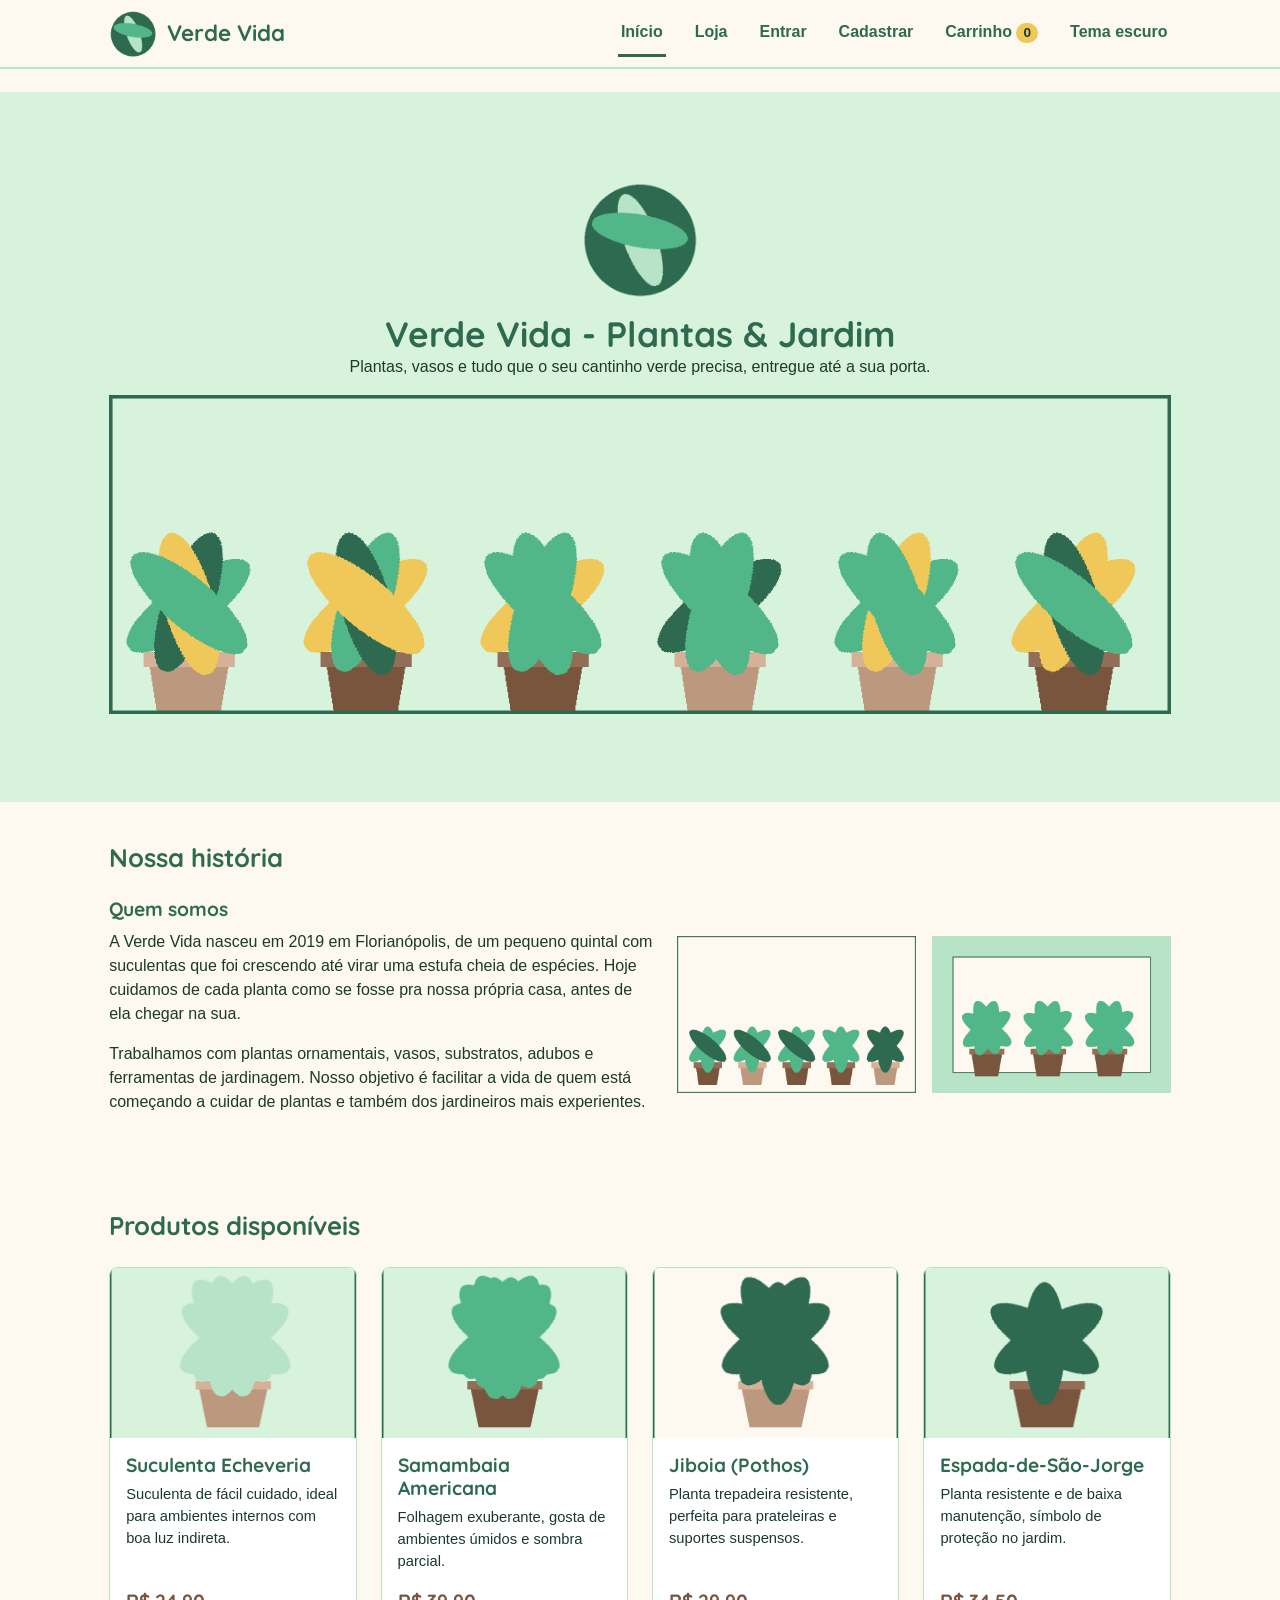
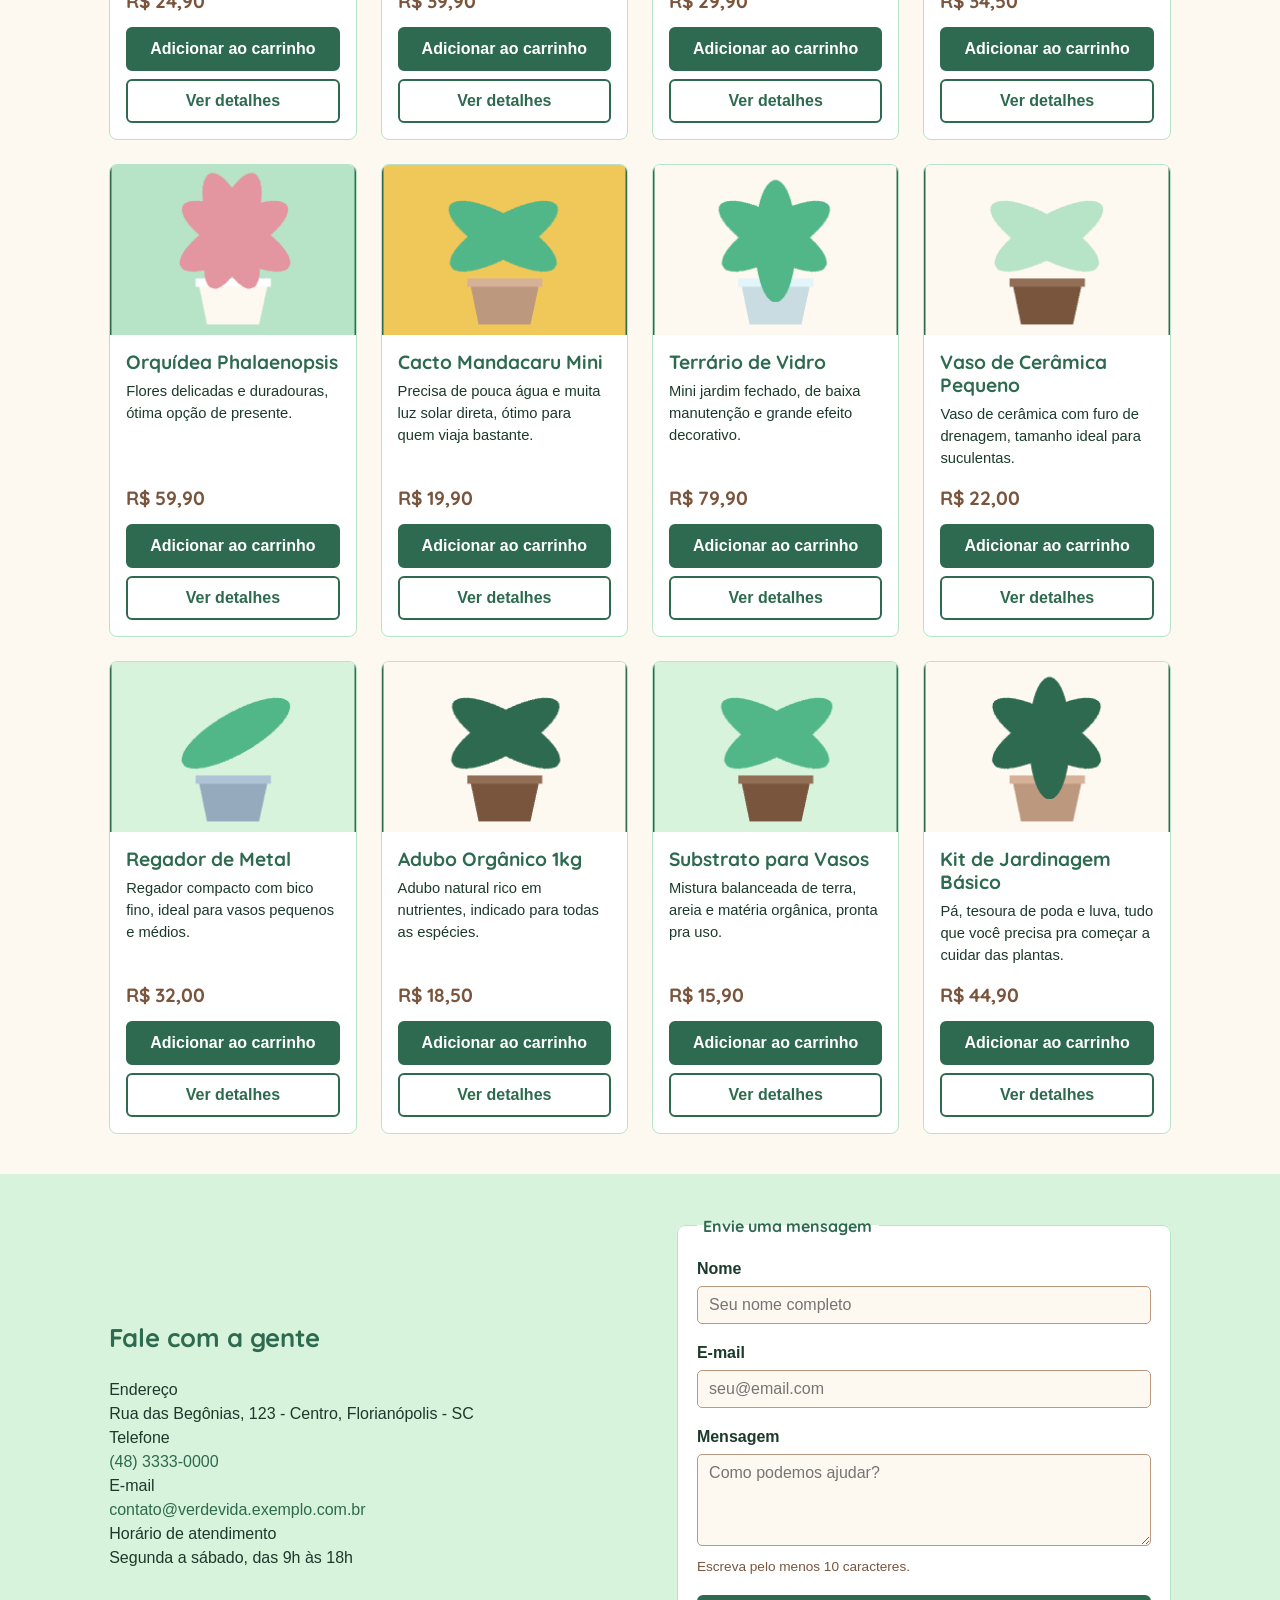
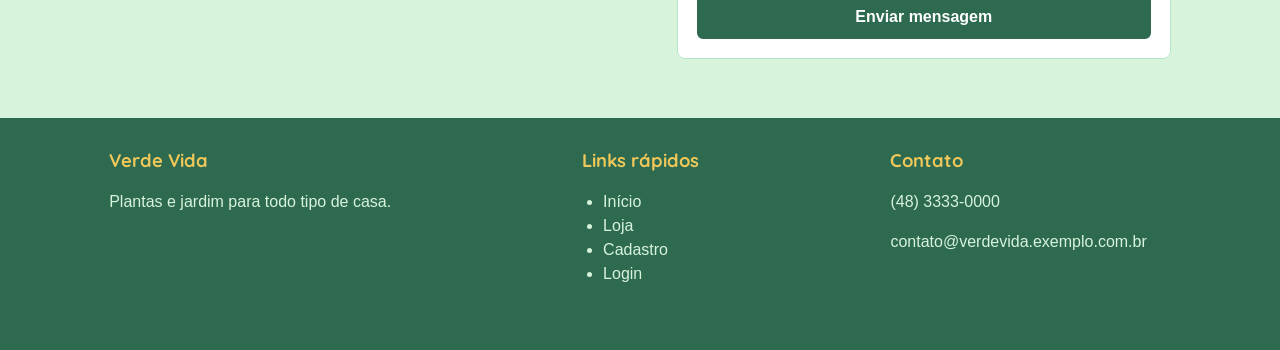
<file: index.html>
<!DOCTYPE html>
<html lang="pt-BR">
<head>
    <meta charset="UTF-8">
    <meta name="viewport" content="width=device-width, initial-scale=1.0">
    <title>Verde Vida - Plantas &amp; Jardim</title>
    <meta name="description" content="Verde Vida: loja virtual de plantas, vasos e produtos de jardinagem.">
    <link rel="stylesheet" href="css/base.css">
    <link rel="stylesheet" href="css/layout.css">
    <link rel="stylesheet" href="css/componentes.css">
    <link rel="stylesheet" href="css/responsivo.css">
    <script type="module" src="js/pagina-index.js"></script>
</head>
<body>

    <header class="cabecalho">
        <div class="container">
            <a href="index.html" class="marca-loja">
                <img src="img/logo.png" alt="Logotipo da loja Verde Vida, um vaso com folhas">
                <span>Verde Vida</span>
            </a>

            <input type="checkbox" id="alternar-menu" class="alternar-menu">
            <label for="alternar-menu" class="rotulo-menu">
                <span class="somente-leitor-de-tela">Abrir ou fechar o menu</span>
                <span class="barra-menu" aria-hidden="true"></span><span class="barra-menu" aria-hidden="true"></span><span class="barra-menu" aria-hidden="true"></span>
            </label>

            <nav class="menu-principal" aria-label="Navegação principal">
                <ul>
                    <li><a href="index.html" aria-current="page">Início</a></li>
                    <li><a href="loja.html">Loja</a></li>
                    <li><a href="cadastro.html">Cadastro</a></li>
                    <li><a href="login.html">Login</a></li>
                    <li><a href="perfil.html">Perfil</a></li>
                </ul>
            </nav>
        </div>
    </header>

    <main>

        <!-- area de destaque com nome e logo da loja -->
        <section class="secao secao-destaque">
            <div class="container">
                <img src="img/logo.png" alt="Logotipo da Verde Vida" class="logo-grande">
                <h1>Verde Vida - Plantas &amp; Jardim</h1>
                <p>Plantas, vasos e tudo que o seu cantinho verde precisa, entregue até a sua porta.</p>
                <img src="img/banner-destaque.png" alt="Ilustração de vasos de plantas lado a lado representando o catálogo da loja">
            </div>
        </section>

        <!-- descricao da loja, com imagens fora da galeria de produtos -->
        <section class="secao" id="sobre">
            <div class="container">
                <h2>Nossa história</h2>
                <div class="grade-sobre">
                    <div>
                        <h3>Quem somos</h3>
                        <p>A Verde Vida nasceu em 2019 em Florianópolis, de um pequeno quintal com suculentas que foi crescendo até virar uma estufa cheia de espécies. Hoje cuidamos de cada planta como se fosse pra nossa própria casa, antes de ela chegar na sua.</p>
                        <p>Trabalhamos com plantas ornamentais, vasos, substratos, adubos e ferramentas de jardinagem. Nosso objetivo é facilitar a vida de quem está começando a cuidar de plantas e também dos jardineiros mais experientes.</p>
                    </div>
                    <div class="imagens-sobre">
                        <img src="img/sobre-estufa.png" alt="Estufa da Verde Vida com vários vasos de plantas organizados em fileiras">
                        <img src="img/sobre-equipe.png" alt="Área de atendimento da loja com plantas expostas em uma estante">
                    </div>
                </div>
            </div>
        </section>

        <!-- galeria de produtos -->
        <section class="secao" id="produtos">
            <div class="container">
                <h2>Produtos disponíveis</h2>

                <div class="grade-produtos"></div>
            </div>
        </section>

        <!-- contato -->
        <section class="secao secao-destacada" id="contato">
            <div class="container grade-sobre">
                <div>
                    <h2>Fale com a gente</h2>
                    <dl>
                        <dt>Endereço</dt>
                        <dd>Rua das Begônias, 123 - Centro, Florianópolis - SC</dd>
                        <dt>Telefone</dt>
                        <dd><a href="tel:+554833330000">(48) 3333-0000</a></dd>
                        <dt>E-mail</dt>
                        <dd><a href="mailto:contato@verdevida.exemplo.com.br">contato@verdevida.exemplo.com.br</a></dd>
                        <dt>Horário de atendimento</dt>
                        <dd>Segunda a sábado, das 9h às 18h</dd>
                    </dl>
                </div>
                <div>
                    <form action="#" method="post" id="form-contato" novalidate>
                        <fieldset>
                            <legend>Envie uma mensagem</legend>

                            <div class="campo">
                                <label for="contato-nome">Nome</label>
                                <input type="text" id="contato-nome" name="nome" placeholder="Seu nome completo" autocomplete="name" required>
                            </div>

                            <div class="campo">
                                <label for="contato-email">E-mail</label>
                                <input type="email" id="contato-email" name="email" placeholder="seu@email.com" autocomplete="email" required>
                            </div>

                            <div class="campo">
                                <label for="contato-mensagem">Mensagem</label>
                                <textarea id="contato-mensagem" name="mensagem" rows="4" placeholder="Como podemos ajudar?" maxlength="1000" required></textarea>
                                <small class="ajuda">Escreva pelo menos 10 caracteres.</small>
                            </div>

                            <button type="submit" class="botao botao-bloco">Enviar mensagem</button>
                        </fieldset>
                    </form>
                </div>
            </div>
        </section>

    </main>

    <footer class="rodape">
        <div class="container">
            <div class="bloco-rodape">
                <h2>Verde Vida</h2>
                <p>Plantas e jardim para todo tipo de casa.</p>
            </div>
            <div class="bloco-rodape">
                <h2>Links rápidos</h2>
                <ul>
                    <li><a href="index.html">Início</a></li>
                    <li><a href="loja.html">Loja</a></li>
                    <li><a href="cadastro.html">Cadastro</a></li>
                    <li><a href="login.html">Login</a></li>
                </ul>
            </div>
            <div class="bloco-rodape">
                <h2>Contato</h2>
                <p>(48) 3333-0000</p>
                <p>contato@verdevida.exemplo.com.br</p>
            </div>
            <div class="bloco-rodape bloco-admin" hidden>
                <h2>Administração</h2>
                <p><a href="relatorios.html">Painel administrativo</a></p>
            </div>
        </div>
    </footer>

</body>
</html>
</file>
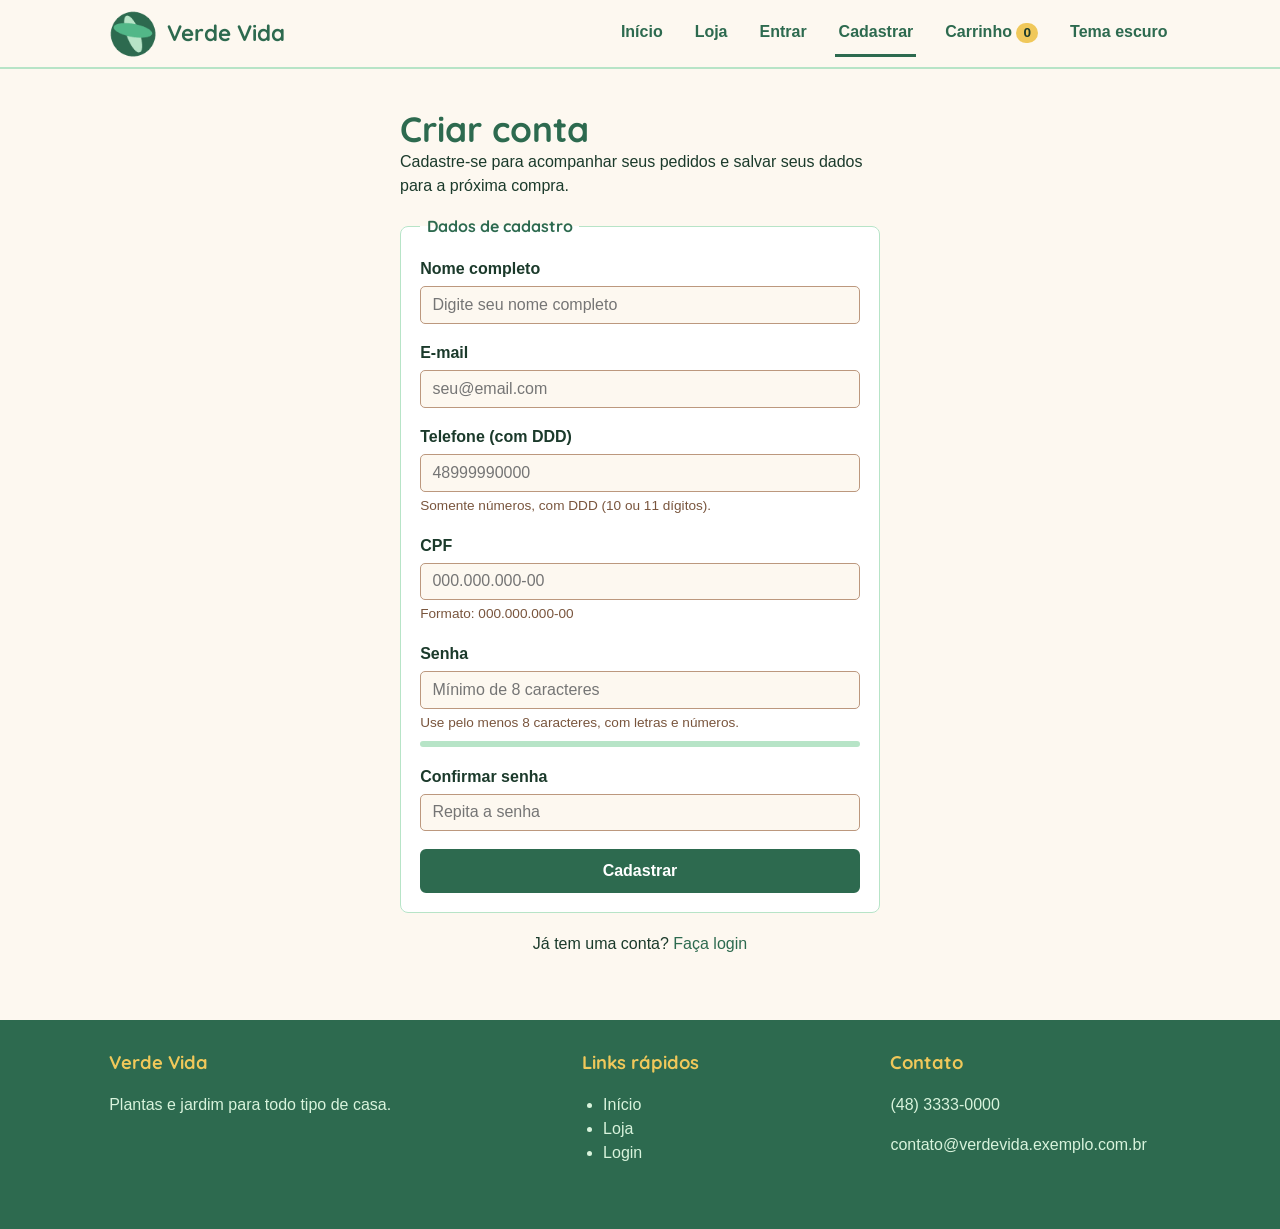
<file: cadastro.html>
<!DOCTYPE html>
<html lang="pt-BR">
<head>
    <meta charset="UTF-8">
    <meta name="viewport" content="width=device-width, initial-scale=1.0">
    <title>Cadastro - Verde Vida</title>
    <meta name="description" content="Cadastre-se na loja Verde Vida.">
    <link rel="stylesheet" href="css/base.css">
    <link rel="stylesheet" href="css/layout.css">
    <link rel="stylesheet" href="css/componentes.css">
    <link rel="stylesheet" href="css/responsivo.css">
    <script type="module" src="js/pagina-cadastro.js"></script>
</head>
<body class="pagina-formulario">

    <header class="cabecalho">
        <div class="container">
            <a href="index.html" class="marca-loja">
                <img src="img/logo.png" alt="Logotipo da loja Verde Vida, um vaso com folhas">
                <span>Verde Vida</span>
            </a>

            <input type="checkbox" id="alternar-menu" class="alternar-menu">
            <label for="alternar-menu" class="rotulo-menu">
                <span class="somente-leitor-de-tela">Abrir ou fechar o menu</span>
                <span class="barra-menu" aria-hidden="true"></span><span class="barra-menu" aria-hidden="true"></span><span class="barra-menu" aria-hidden="true"></span>
            </label>

            <nav class="menu-principal" aria-label="Navegação principal">
                <ul>
                    <li><a href="index.html">Início</a></li>
                    <li><a href="loja.html">Loja</a></li>
                    <li><a href="cadastro.html" aria-current="page">Cadastro</a></li>
                    <li><a href="login.html">Login</a></li>
                    <li><a href="perfil.html">Perfil</a></li>
                </ul>
            </nav>
        </div>
    </header>

    <main>
        <div class="cartao-formulario">
            <h1>Criar conta</h1>
            <p>Cadastre-se para acompanhar seus pedidos e salvar seus dados para a próxima compra.</p>

            <form action="#" method="post" id="form-cadastro" novalidate>
                <fieldset>
                    <legend>Dados de cadastro</legend>

                    <div class="campo">
                        <label for="cad-nome">Nome completo</label>
                        <input type="text" id="cad-nome" name="nome" placeholder="Digite seu nome completo" autocomplete="name" required minlength="3">
                    </div>

                    <div class="campo">
                        <label for="cad-email">E-mail</label>
                        <input type="email" id="cad-email" name="email" placeholder="seu@email.com" autocomplete="email" required>
                    </div>

                    <div class="campo">
                        <label for="cad-telefone">Telefone (com DDD)</label>
                        <input type="tel" id="cad-telefone" name="telefone" placeholder="48999990000" autocomplete="tel" maxlength="11" pattern="[0-9]{10,11}" title="Somente números, com DDD: 10 ou 11 dígitos. Ex.: 48999990000" required>
                        <small class="ajuda">Somente números, com DDD (10 ou 11 dígitos).</small>
                    </div>

                    <div class="campo">
                        <label for="cad-cpf">CPF</label>
                        <input type="text" id="cad-cpf" name="cpf" placeholder="000.000.000-00" autocomplete="off" pattern="[0-9]{3}\.[0-9]{3}\.[0-9]{3}-[0-9]{2}" title="Formato esperado: 000.000.000-00" required>
                        <small class="ajuda">Formato: 000.000.000-00</small>
                    </div>

                    <div class="campo">
                        <label for="cad-senha">Senha</label>
                        <input type="password" id="cad-senha" name="senha" placeholder="Mínimo de 8 caracteres" autocomplete="new-password" minlength="8" required>
                        <small class="ajuda">Use pelo menos 8 caracteres, com letras e números.</small>
                        <div class="forca-senha" aria-hidden="true">
                            <span class="nivel-forca" id="nivel-forca"></span>
                        </div>
                        <small class="texto-forca" id="texto-forca" aria-live="polite"></small>
                    </div>

                    <div class="campo">
                        <label for="cad-confirmar-senha">Confirmar senha</label>
                        <input type="password" id="cad-confirmar-senha" name="confirmar_senha" placeholder="Repita a senha" autocomplete="new-password" minlength="8" required>
                    </div>

                    <button type="submit" class="botao botao-bloco">Cadastrar</button>
                </fieldset>
            </form>

            <p class="rodape-formulario">Já tem uma conta? <a href="login.html">Faça login</a></p>
        </div>
    </main>

    <footer class="rodape">
        <div class="container">
            <div class="bloco-rodape">
                <h2>Verde Vida</h2>
                <p>Plantas e jardim para todo tipo de casa.</p>
            </div>
            <div class="bloco-rodape">
                <h2>Links rápidos</h2>
                <ul>
                    <li><a href="index.html">Início</a></li>
                    <li><a href="loja.html">Loja</a></li>
                    <li><a href="login.html">Login</a></li>
                </ul>
            </div>
            <div class="bloco-rodape">
                <h2>Contato</h2>
                <p>(48) 3333-0000</p>
                <p>contato@verdevida.exemplo.com.br</p>
            </div>
            <div class="bloco-rodape bloco-admin" hidden>
                <h2>Administração</h2>
                <p><a href="relatorios.html">Painel administrativo</a></p>
            </div>
        </div>
    </footer>

</body>
</html>
</file>
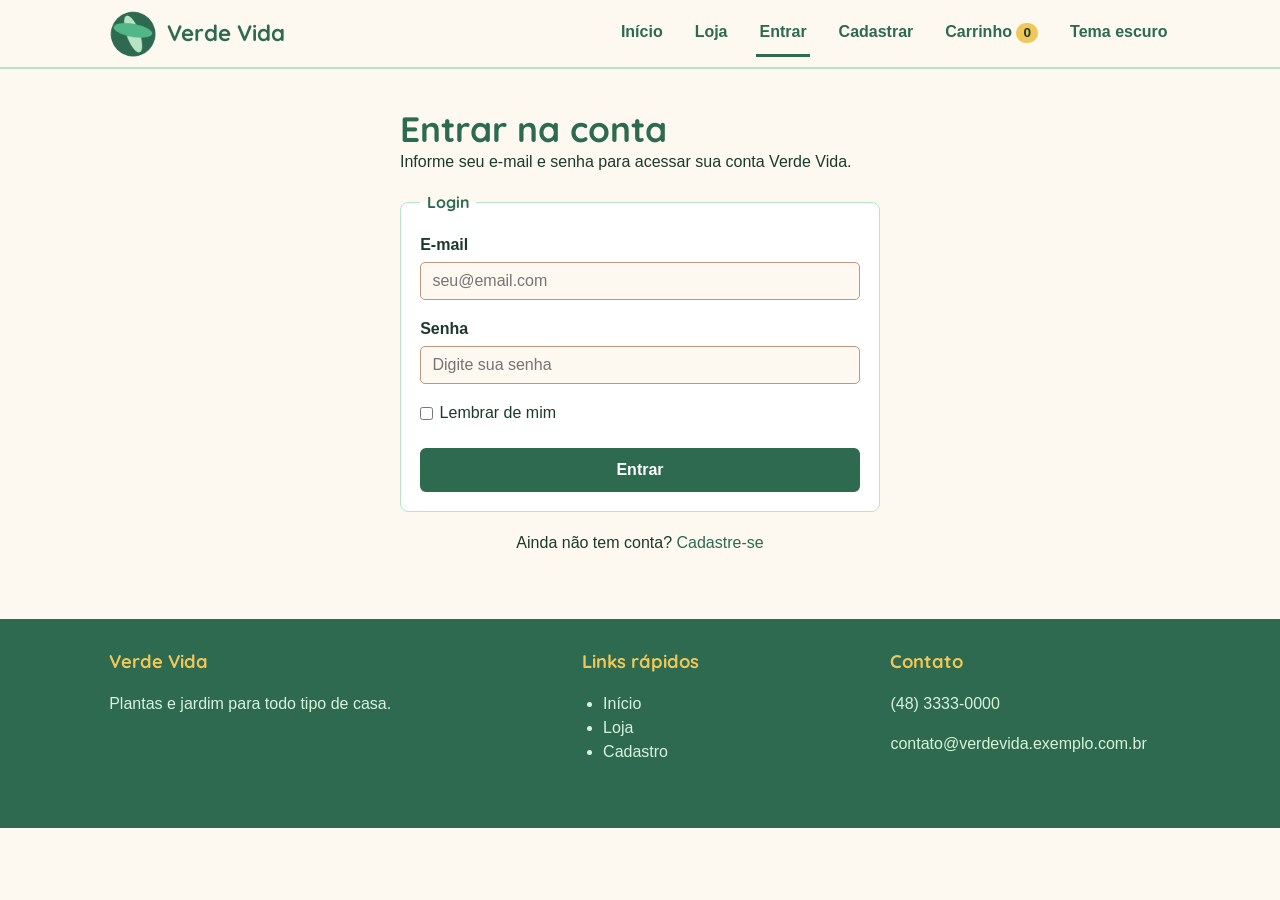
<file: login.html>
<!DOCTYPE html>
<html lang="pt-BR">
<head>
    <meta charset="UTF-8">
    <meta name="viewport" content="width=device-width, initial-scale=1.0">
    <title>Login - Verde Vida</title>
    <meta name="description" content="Entre na sua conta da loja Verde Vida.">
    <link rel="stylesheet" href="css/base.css">
    <link rel="stylesheet" href="css/layout.css">
    <link rel="stylesheet" href="css/componentes.css">
    <link rel="stylesheet" href="css/responsivo.css">
    <script type="module" src="js/pagina-login.js"></script>
</head>
<body class="pagina-formulario">

    <header class="cabecalho">
        <div class="container">
            <a href="index.html" class="marca-loja">
                <img src="img/logo.png" alt="Logotipo da loja Verde Vida, um vaso com folhas">
                <span>Verde Vida</span>
            </a>

            <input type="checkbox" id="alternar-menu" class="alternar-menu">
            <label for="alternar-menu" class="rotulo-menu">
                <span class="somente-leitor-de-tela">Abrir ou fechar o menu</span>
                <span class="barra-menu" aria-hidden="true"></span><span class="barra-menu" aria-hidden="true"></span><span class="barra-menu" aria-hidden="true"></span>
            </label>

            <nav class="menu-principal" aria-label="Navegação principal">
                <ul>
                    <li><a href="index.html">Início</a></li>
                    <li><a href="loja.html">Loja</a></li>
                    <li><a href="cadastro.html">Cadastro</a></li>
                    <li><a href="login.html" aria-current="page">Login</a></li>
                    <li><a href="perfil.html">Perfil</a></li>
                </ul>
            </nav>
        </div>
    </header>

    <main>
        <div class="cartao-formulario">
            <h1>Entrar na conta</h1>
            <p>Informe seu e-mail e senha para acessar sua conta Verde Vida.</p>

            <form action="#" method="post" id="form-login" novalidate>
                <fieldset>
                    <legend>Login</legend>

                    <div class="campo">
                        <label for="login-email">E-mail</label>
                        <input type="email" id="login-email" name="email" placeholder="seu@email.com" autocomplete="email" required>
                    </div>

                    <div class="campo">
                        <label for="login-senha">Senha</label>
                        <input type="password" id="login-senha" name="senha" placeholder="Digite sua senha" autocomplete="current-password" minlength="8" required>
                    </div>

                    <div class="campo campo-opcoes">
                        <label for="login-lembrar">
                            <input type="checkbox" id="login-lembrar" name="lembrar">
                            Lembrar de mim
                        </label>
                    </div>

                    <p class="mensagem-login" id="mensagem-login" role="alert" hidden></p>

                    <button type="submit" class="botao botao-bloco">Entrar</button>
                </fieldset>
            </form>

            <p class="rodape-formulario">Ainda não tem conta? <a href="cadastro.html">Cadastre-se</a></p>
        </div>
    </main>

    <footer class="rodape">
        <div class="container">
            <div class="bloco-rodape">
                <h2>Verde Vida</h2>
                <p>Plantas e jardim para todo tipo de casa.</p>
            </div>
            <div class="bloco-rodape">
                <h2>Links rápidos</h2>
                <ul>
                    <li><a href="index.html">Início</a></li>
                    <li><a href="loja.html">Loja</a></li>
                    <li><a href="cadastro.html">Cadastro</a></li>
                </ul>
            </div>
            <div class="bloco-rodape">
                <h2>Contato</h2>
                <p>(48) 3333-0000</p>
                <p>contato@verdevida.exemplo.com.br</p>
            </div>
            <div class="bloco-rodape bloco-admin" hidden>
                <h2>Administração</h2>
                <p><a href="relatorios.html">Painel administrativo</a></p>
            </div>
        </div>
    </footer>

</body>
</html>
</file>
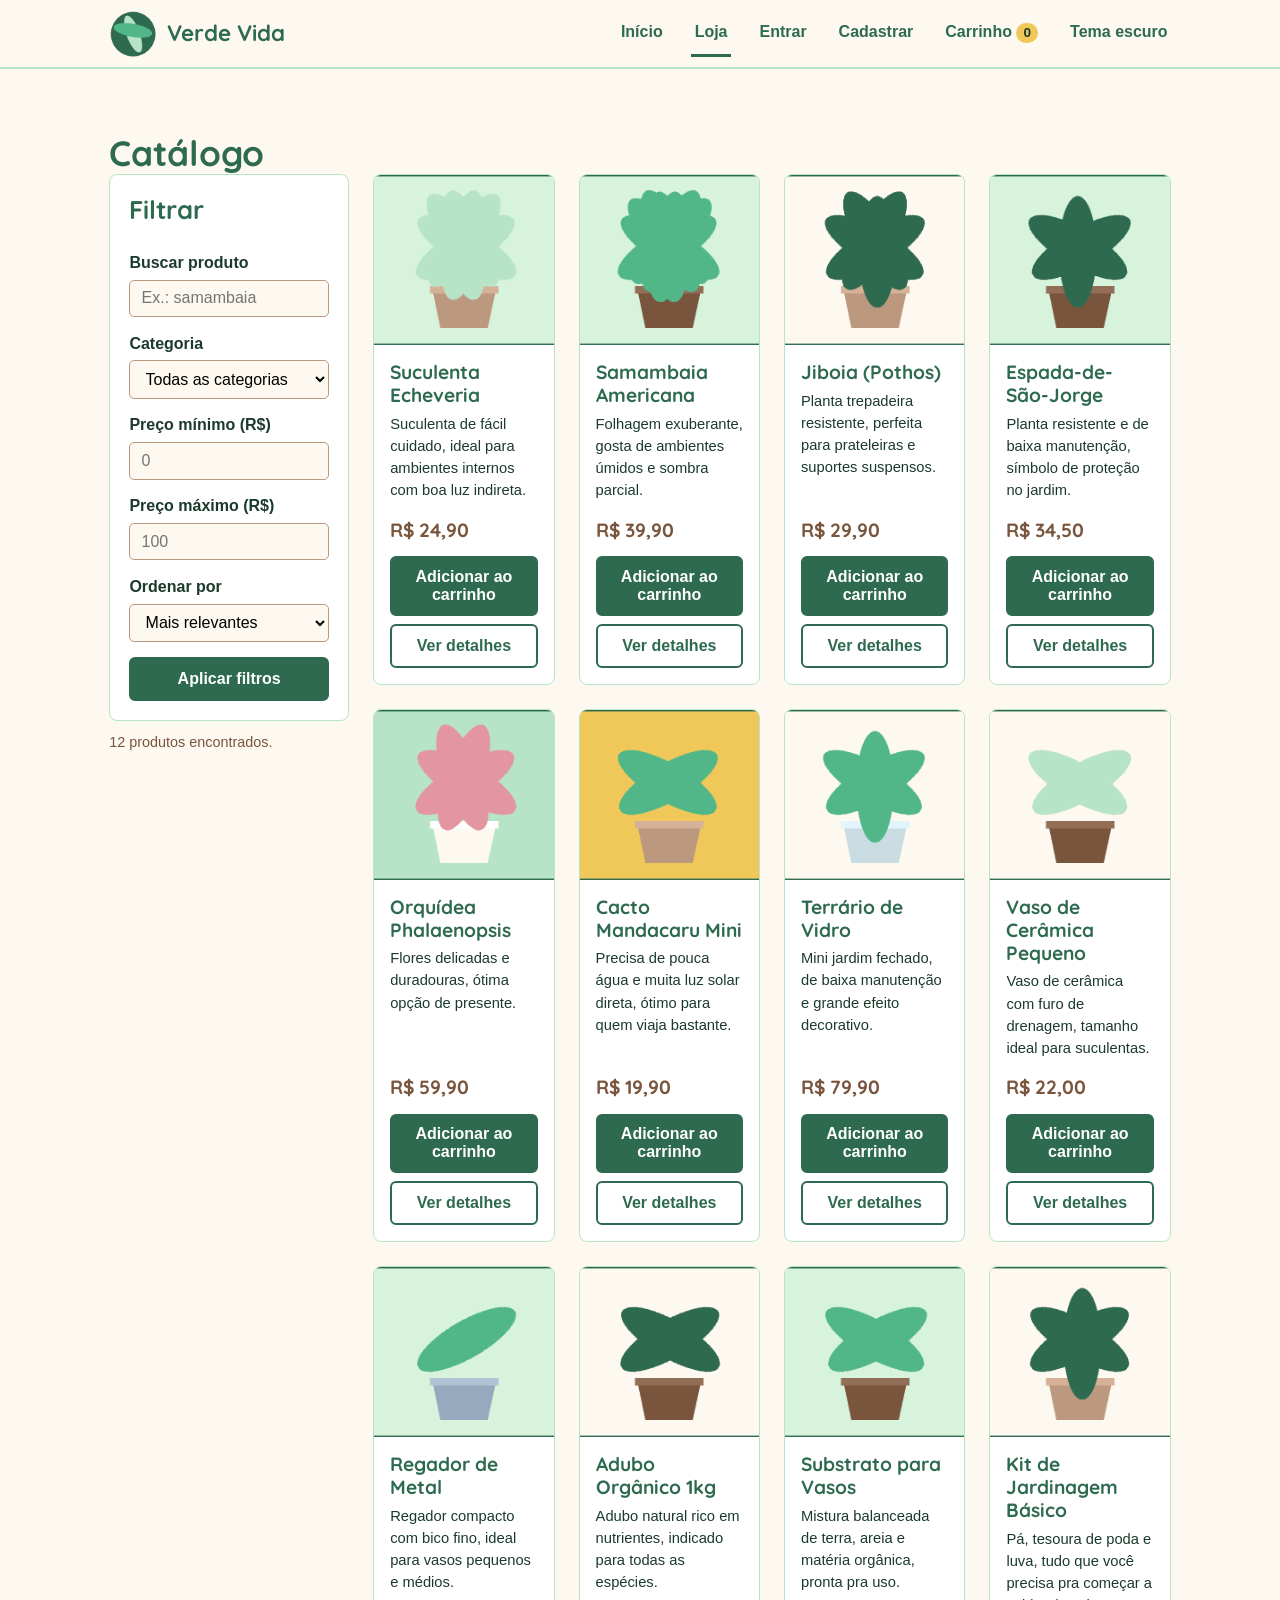
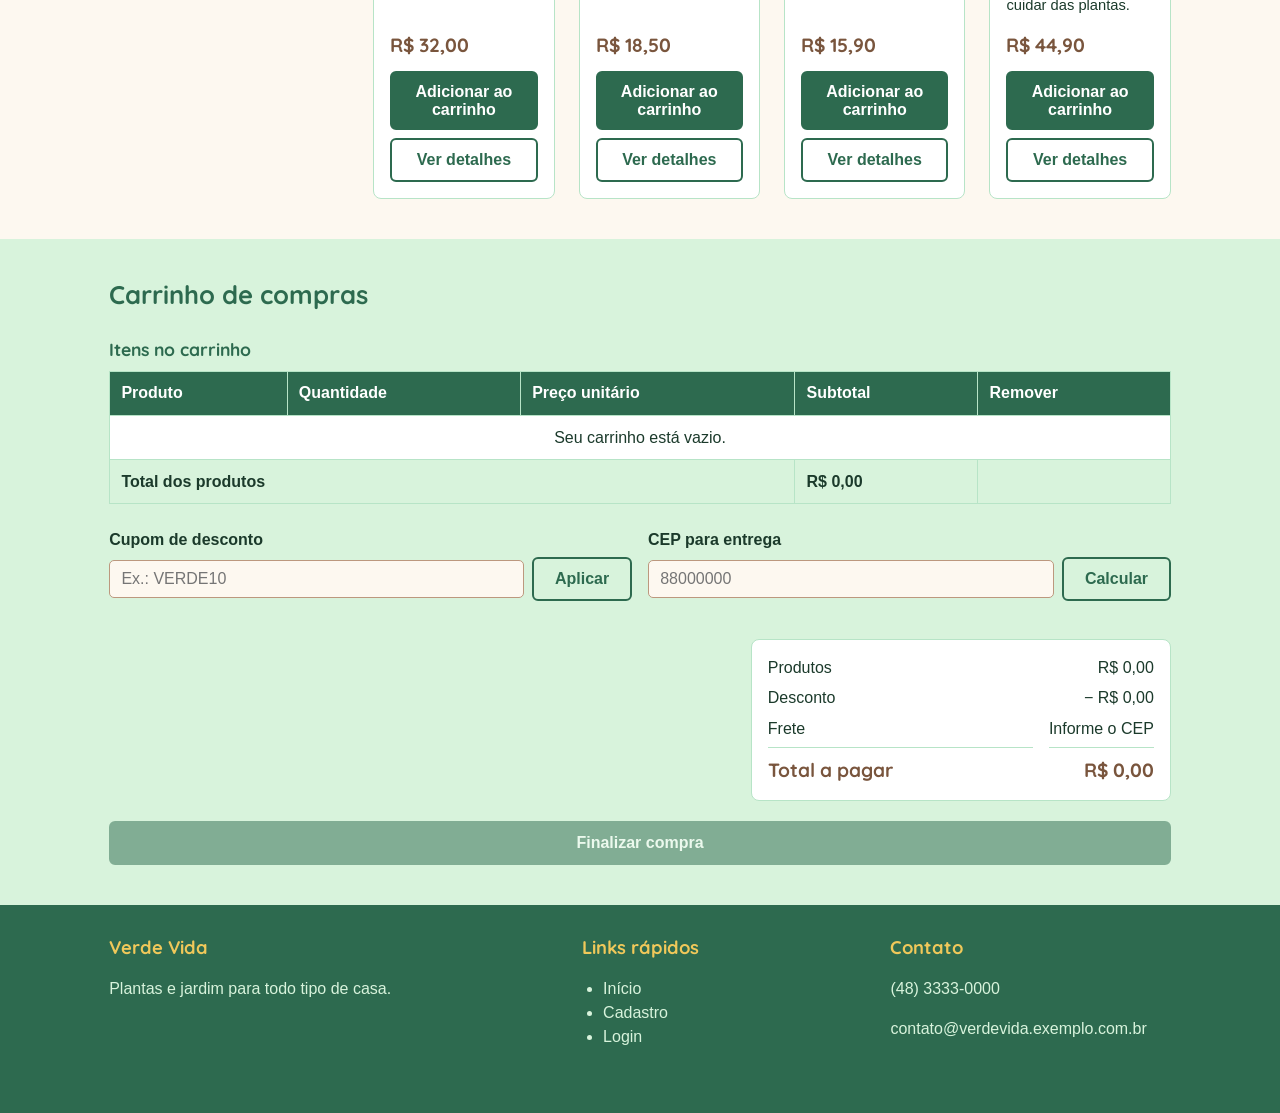
<file: loja.html>
<!DOCTYPE html>
<html lang="pt-BR">
<head>
    <meta charset="UTF-8">
    <meta name="viewport" content="width=device-width, initial-scale=1.0">
    <title>Loja - Verde Vida</title>
    <meta name="description" content="Catálogo completo e carrinho de compras da loja Verde Vida.">
    <link rel="stylesheet" href="css/base.css">
    <link rel="stylesheet" href="css/layout.css">
    <link rel="stylesheet" href="css/componentes.css">
    <link rel="stylesheet" href="css/responsivo.css">
    <script type="module" src="js/pagina-loja.js"></script>
</head>
<body>

    <header class="cabecalho">
        <div class="container">
            <a href="index.html" class="marca-loja">
                <img src="img/logo.png" alt="Logotipo da loja Verde Vida, um vaso com folhas">
                <span>Verde Vida</span>
            </a>

            <input type="checkbox" id="alternar-menu" class="alternar-menu">
            <label for="alternar-menu" class="rotulo-menu">
                <span class="somente-leitor-de-tela">Abrir ou fechar o menu</span>
                <span class="barra-menu" aria-hidden="true"></span><span class="barra-menu" aria-hidden="true"></span><span class="barra-menu" aria-hidden="true"></span>
            </label>

            <nav class="menu-principal" aria-label="Navegação principal">
                <ul>
                    <li><a href="index.html">Início</a></li>
                    <li><a href="loja.html" aria-current="page">Loja</a></li>
                    <li><a href="cadastro.html">Cadastro</a></li>
                    <li><a href="login.html">Login</a></li>
                    <li><a href="perfil.html">Perfil</a></li>
                </ul>
            </nav>
        </div>
    </header>

    <main>

        <section class="secao" id="catalogo">
            <div class="container">
                <h1>Catálogo</h1>

                <div class="layout-loja">

                    <aside>
                        <form class="filtros-loja" aria-label="Filtros de produtos" action="#" method="get">
                            <h2>Filtrar</h2>

                            <div class="campo">
                                <label for="filtro-busca">Buscar produto</label>
                                <input type="search" id="filtro-busca" name="busca" placeholder="Ex.: samambaia">
                            </div>

                            <div class="campo">
                                <label for="filtro-categoria">Categoria</label>
                                <select id="filtro-categoria" name="categoria">
                                    <option value="todas" selected>Todas as categorias</option>
                                    <option value="plantas">Plantas</option>
                                    <option value="vasos">Vasos</option>
                                    <option value="insumos">Ferramentas e insumos</option>
                                </select>
                            </div>

                            <div class="campo">
                                <label for="filtro-preco-min">Preço mínimo (R$)</label>
                                <input type="number" id="filtro-preco-min" name="preco_min" min="0" step="1" placeholder="0">
                            </div>

                            <div class="campo">
                                <label for="filtro-preco-max">Preço máximo (R$)</label>
                                <input type="number" id="filtro-preco-max" name="preco_max" min="0" step="1" placeholder="100">
                            </div>

                            <div class="campo">
                                <label for="filtro-ordenar">Ordenar por</label>
                                <select id="filtro-ordenar" name="ordenar">
                                    <option value="relevancia">Mais relevantes</option>
                                    <option value="menor-preco">Menor preço</option>
                                    <option value="maior-preco">Maior preço</option>
                                    <option value="nome">Nome (A-Z)</option>
                                </select>
                            </div>

                            <button type="submit" class="botao botao-bloco">Aplicar filtros</button>
                        </form>
                        <p class="resultado-filtros" id="resultado-filtros" role="status" aria-live="polite"></p>
                    </aside>

                    <div class="grade-produtos"></div>
                </div>
            </div>
        </section>

        <section class="secao secao-destacada" id="carrinho">
            <div class="container">
                <h2>Carrinho de compras</h2>

                <form action="#" method="post" id="form-carrinho">
                    <div class="tabela-rolavel">
                        <table class="tabela-carrinho">
                            <caption>Itens no carrinho</caption>
                            <thead>
                                <tr>
                                    <th scope="col">Produto</th>
                                    <th scope="col">Quantidade</th>
                                    <th scope="col">Preço unitário</th>
                                    <th scope="col">Subtotal</th>
                                    <th scope="col">Remover</th>
                                </tr>
                            </thead>
                            <tbody id="itens-carrinho"></tbody>
                            <tfoot>
                                <tr>
                                    <td colspan="3">Total dos produtos</td>
                                    <td id="total-carrinho">R$ 0,00</td>
                                    <td></td>
                                </tr>
                            </tfoot>
                        </table>
                    </div>

                    <div class="opcoes-carrinho">
                        <div class="campo">
                            <label for="carrinho-cupom">Cupom de desconto</label>
                            <div class="linha-acao">
                                <input type="text" id="carrinho-cupom" name="cupom" placeholder="Ex.: VERDE10" autocomplete="off">
                                <button type="button" class="botao botao-secundario" id="aplicar-cupom">Aplicar</button>
                            </div>
                            <small class="ajuda" id="mensagem-cupom" aria-live="polite"></small>
                        </div>

                        <div class="campo">
                            <label for="carrinho-cep">CEP para entrega</label>
                            <div class="linha-acao">
                                <input type="text" id="carrinho-cep" name="cep" placeholder="88000000" autocomplete="postal-code" maxlength="9">
                                <button type="button" class="botao botao-secundario" id="calcular-frete">Calcular</button>
                            </div>
                            <small class="ajuda" id="mensagem-frete" aria-live="polite"></small>
                        </div>
                    </div>

                    <dl class="resumo-carrinho">
                        <dt>Produtos</dt>
                        <dd id="resumo-subtotal">R$ 0,00</dd>
                        <dt>Desconto</dt>
                        <dd id="resumo-desconto">R$ 0,00</dd>
                        <dt>Frete</dt>
                        <dd id="resumo-frete">Informe o CEP</dd>
                        <dt>Total a pagar</dt>
                        <dd id="resumo-total">R$ 0,00</dd>
                    </dl>

                    <button type="submit" class="botao botao-bloco">Finalizar compra</button>
                </form>

                <!-- tela final da compra: preenchida e mostrada pelo JS depois da confirmacao -->
                <div class="confirmacao-pedido" id="confirmacao-compra" tabindex="-1" hidden>
                    <h2>Compra finalizada!</h2>
                    <p>Seu pedido <strong id="codigo-pedido"></strong> foi confirmado com sucesso. Você vai receber um e-mail com os detalhes da entrega em breve.</p>
                    <p id="detalhes-pagamento"></p>
                    <div class="acoes-checkout">
                        <button type="button" class="botao botao-secundario" id="continuar-comprando">Continuar comprando</button>
                        <button type="button" class="botao" id="ver-pedidos">Ver meus pedidos</button>
                    </div>
                </div>
            </div>
        </section>

        <!-- finalizacao da compra em etapas; o JS mostra uma etapa por vez -->
        <section class="secao" id="finalizacao" hidden>
            <div class="container">
                <h2>Finalizar compra</h2>

                <ol class="passos-checkout">
                    <li id="passo-resumo">Resumo</li>
                    <li id="passo-entrega">Entrega</li>
                    <li id="passo-pagamento">Pagamento</li>
                    <li id="passo-confirmacao">Confirmação</li>
                </ol>

                <form action="#" method="post" id="form-checkout" novalidate>

                    <!-- etapa 1: resumo do pedido -->
                    <div class="etapa-checkout" id="etapa-resumo">
                        <h3 tabindex="-1">1. Resumo do pedido</h3>
                        <div class="tabela-rolavel">
                            <table>
                                <caption>Produtos do pedido</caption>
                                <thead>
                                    <tr>
                                        <th scope="col">Produto</th>
                                        <th scope="col">Quantidade</th>
                                        <th scope="col">Preço unitário</th>
                                        <th scope="col">Subtotal</th>
                                    </tr>
                                </thead>
                                <tbody id="itens-checkout"></tbody>
                            </table>
                        </div>
                        <dl class="resumo-carrinho" id="resumo-pedido"></dl>
                        <div class="acoes-checkout">
                            <button type="button" class="botao botao-secundario botao-voltar">Voltar ao carrinho</button>
                            <button type="submit" class="botao">Continuar</button>
                        </div>
                    </div>

                    <!-- etapa 2: endereco de entrega -->
                    <div class="etapa-checkout" id="etapa-entrega" hidden>
                        <h3 tabindex="-1">2. Endereço de entrega</h3>

                        <div class="campo">
                            <label for="checkout-cep">CEP</label>
                            <input type="text" id="checkout-cep" name="cep" placeholder="88000000" autocomplete="postal-code" maxlength="9" required>
                            <small class="ajuda" id="frete-checkout" aria-live="polite"></small>
                        </div>

                        <div class="linha-campos">
                            <div class="campo">
                                <label for="checkout-rua">Rua ou avenida</label>
                                <input type="text" id="checkout-rua" name="rua" autocomplete="address-line1" maxlength="80" required>
                            </div>
                            <div class="campo">
                                <label for="checkout-numero">Número</label>
                                <input type="text" id="checkout-numero" name="numero" placeholder="Ex.: 120 ou S/N" maxlength="10" required>
                            </div>
                        </div>

                        <div class="campo">
                            <label for="checkout-complemento">Complemento (opcional)</label>
                            <input type="text" id="checkout-complemento" name="complemento" placeholder="Ex.: apto 12" autocomplete="address-line2" maxlength="40">
                        </div>

                        <div class="linha-campos">
                            <div class="campo">
                                <label for="checkout-bairro">Bairro</label>
                                <input type="text" id="checkout-bairro" name="bairro" maxlength="50" required>
                            </div>
                            <div class="campo">
                                <label for="checkout-cidade">Cidade</label>
                                <input type="text" id="checkout-cidade" name="cidade" autocomplete="address-level2" maxlength="50" required>
                            </div>
                            <div class="campo">
                                <label for="checkout-uf">Estado</label>
                                <select id="checkout-uf" name="uf" autocomplete="address-level1" required>
                                    <option value="">Escolha</option>
                                        <option value="AC">AC</option>
                                        <option value="AL">AL</option>
                                        <option value="AP">AP</option>
                                        <option value="AM">AM</option>
                                        <option value="BA">BA</option>
                                        <option value="CE">CE</option>
                                        <option value="DF">DF</option>
                                        <option value="ES">ES</option>
                                        <option value="GO">GO</option>
                                        <option value="MA">MA</option>
                                        <option value="MT">MT</option>
                                        <option value="MS">MS</option>
                                        <option value="MG">MG</option>
                                        <option value="PA">PA</option>
                                        <option value="PB">PB</option>
                                        <option value="PR">PR</option>
                                        <option value="PE">PE</option>
                                        <option value="PI">PI</option>
                                        <option value="RJ">RJ</option>
                                        <option value="RN">RN</option>
                                        <option value="RS">RS</option>
                                        <option value="RO">RO</option>
                                        <option value="RR">RR</option>
                                        <option value="SC">SC</option>
                                        <option value="SP">SP</option>
                                        <option value="SE">SE</option>
                                        <option value="TO">TO</option>
                                </select>
                            </div>
                        </div>

                        <div class="acoes-checkout">
                            <button type="button" class="botao botao-secundario botao-voltar">Voltar</button>
                            <button type="submit" class="botao">Continuar</button>
                        </div>
                    </div>

                    <!-- etapa 3: forma de pagamento (simulada) -->
                    <div class="etapa-checkout" id="etapa-pagamento" hidden>
                        <h3 tabindex="-1">3. Pagamento</h3>

                        <fieldset>
                            <legend>Forma de pagamento</legend>
                            <div class="campo campo-opcoes">
                                <label for="pagamento-pix">
                                    <input type="radio" id="pagamento-pix" name="pagamento" value="pix" checked>
                                    Pix
                                </label>
                                <label for="pagamento-cartao">
                                    <input type="radio" id="pagamento-cartao" name="pagamento" value="cartao">
                                    Cartão de crédito
                                </label>
                                <label for="pagamento-boleto">
                                    <input type="radio" id="pagamento-boleto" name="pagamento" value="boleto">
                                    Boleto bancário
                                </label>
                            </div>
                        </fieldset>

                        <p class="aviso-formulario" id="info-pagamento" aria-live="polite"></p>

                        <div id="dados-cartao" hidden>
                            <div class="campo">
                                <label for="cartao-numero">Número do cartão</label>
                                <input type="text" id="cartao-numero" name="cartao_numero" placeholder="0000 0000 0000 0000" autocomplete="cc-number" maxlength="23">
                            </div>

                            <div class="campo">
                                <label for="cartao-nome">Nome impresso no cartão</label>
                                <input type="text" id="cartao-nome" name="cartao_nome" autocomplete="cc-name" maxlength="60">
                            </div>

                            <div class="linha-campos">
                                <div class="campo">
                                    <label for="cartao-validade">Validade</label>
                                    <input type="text" id="cartao-validade" name="cartao_validade" placeholder="MM/AA" autocomplete="cc-exp" maxlength="5">
                                </div>
                                <div class="campo">
                                    <label for="cartao-cvv">CVV</label>
                                    <input type="text" id="cartao-cvv" name="cartao_cvv" placeholder="123" autocomplete="cc-csc" maxlength="4">
                                </div>
                            </div>
                        </div>

                        <div class="acoes-checkout">
                            <button type="button" class="botao botao-secundario botao-voltar">Voltar</button>
                            <button type="submit" class="botao">Continuar</button>
                        </div>
                    </div>

                    <!-- etapa 4: confirmacao dos dados antes de registrar a compra -->
                    <div class="etapa-checkout" id="etapa-confirmacao" hidden>
                        <h3 tabindex="-1">4. Confirmação</h3>
                        <p>Confira os dados do pedido antes de confirmar.</p>
                        <dl class="resumo-carrinho" id="resumo-confirmacao"></dl>
                        <p><strong>Entrega:</strong> <span id="confirmar-entrega"></span></p>
                        <p><strong>Pagamento:</strong> <span id="confirmar-pagamento"></span></p>
                        <div class="acoes-checkout">
                            <button type="button" class="botao botao-secundario botao-voltar">Voltar</button>
                            <button type="submit" class="botao">Confirmar compra</button>
                        </div>
                    </div>

                </form>
            </div>
        </section>

    </main>

    <footer class="rodape">
        <div class="container">
            <div class="bloco-rodape">
                <h2>Verde Vida</h2>
                <p>Plantas e jardim para todo tipo de casa.</p>
            </div>
            <div class="bloco-rodape">
                <h2>Links rápidos</h2>
                <ul>
                    <li><a href="index.html">Início</a></li>
                    <li><a href="cadastro.html">Cadastro</a></li>
                    <li><a href="login.html">Login</a></li>
                </ul>
            </div>
            <div class="bloco-rodape">
                <h2>Contato</h2>
                <p>(48) 3333-0000</p>
                <p>contato@verdevida.exemplo.com.br</p>
            </div>
            <div class="bloco-rodape bloco-admin" hidden>
                <h2>Administração</h2>
                <p><a href="relatorios.html">Painel administrativo</a></p>
            </div>
        </div>
    </footer>

</body>
</html>
</file>
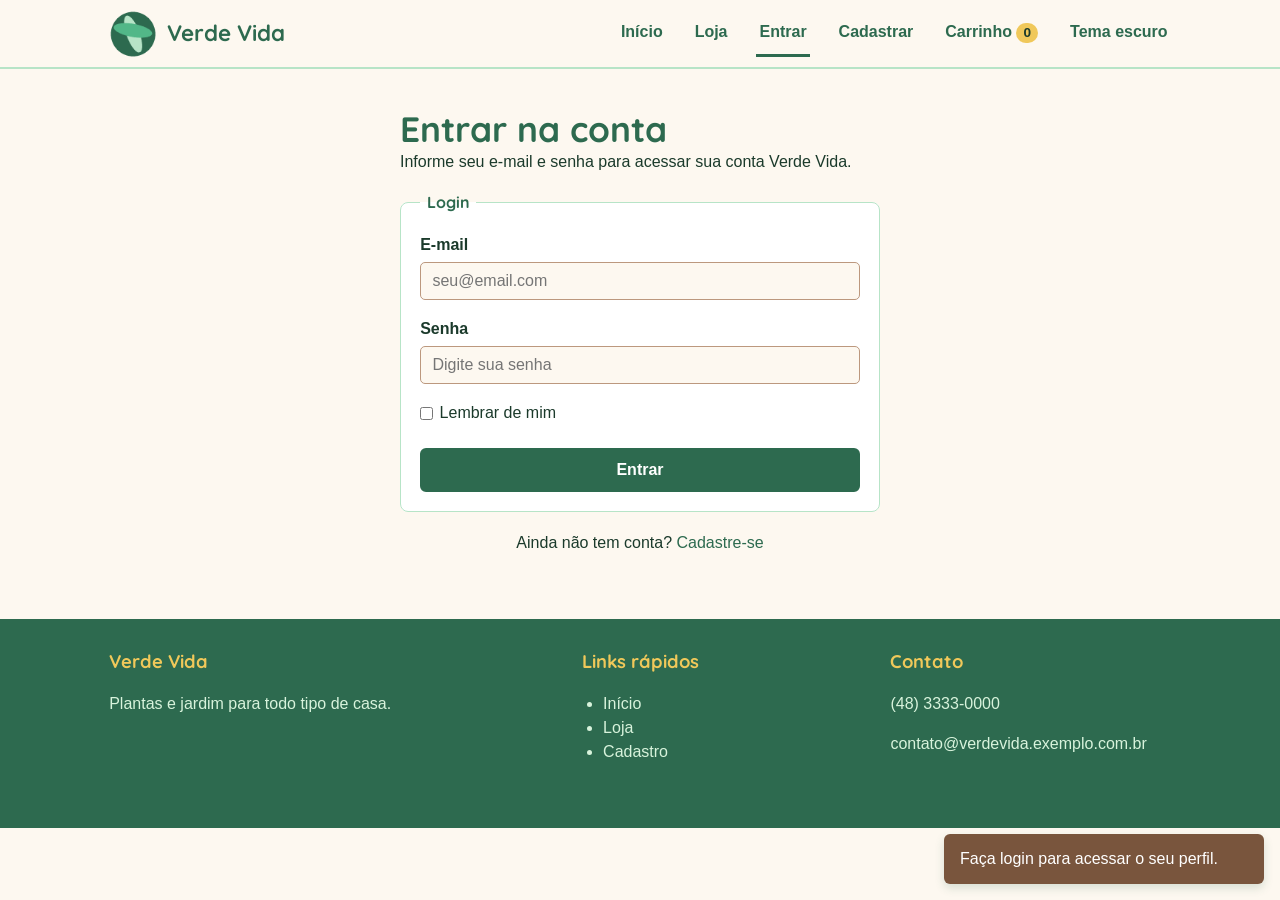
<file: perfil.html>
<!DOCTYPE html>
<html lang="pt-BR">
<head>
    <meta charset="UTF-8">
    <meta name="viewport" content="width=device-width, initial-scale=1.0">
    <title>Meu Perfil - Verde Vida</title>
    <meta name="description" content="Edite seus dados e veja seus pedidos na loja Verde Vida.">
    <link rel="stylesheet" href="css/base.css">
    <link rel="stylesheet" href="css/layout.css">
    <link rel="stylesheet" href="css/componentes.css">
    <link rel="stylesheet" href="css/responsivo.css">
    <script type="module" src="js/pagina-perfil.js"></script>
</head>
<body class="pagina-formulario">

    <header class="cabecalho">
        <div class="container">
            <a href="index.html" class="marca-loja">
                <img src="img/logo.png" alt="Logotipo da loja Verde Vida, um vaso com folhas">
                <span>Verde Vida</span>
            </a>

            <input type="checkbox" id="alternar-menu" class="alternar-menu">
            <label for="alternar-menu" class="rotulo-menu">
                <span class="somente-leitor-de-tela">Abrir ou fechar o menu</span>
                <span class="barra-menu" aria-hidden="true"></span><span class="barra-menu" aria-hidden="true"></span><span class="barra-menu" aria-hidden="true"></span>
            </label>

            <nav class="menu-principal" aria-label="Navegação principal">
                <ul>
                    <li><a href="index.html">Início</a></li>
                    <li><a href="loja.html">Loja</a></li>
                    <li><a href="cadastro.html">Cadastro</a></li>
                    <li><a href="login.html">Login</a></li>
                    <li><a href="perfil.html" aria-current="page">Perfil</a></li>
                </ul>
            </nav>
        </div>
    </header>

    <!-- conteudo fica escondido ate o JavaScript confirmar o login -->
    <main hidden>
        <div class="cartao-formulario cartao-formulario-perfil">
            <h1>Meu perfil</h1>
            <p>Confira e edite os seus dados cadastrados.</p>

            <form action="#" method="post" id="form-perfil" novalidate>
                <fieldset>
                    <legend>Dados do cliente</legend>

                    <div class="campo">
                        <label for="perfil-id">ID do cliente</label>
                        <input type="text" id="perfil-id" name="id_cliente" value="C001" readonly>
                        <small class="ajuda">O ID do cliente não pode ser alterado.</small>
                    </div>

                    <div class="campo">
                        <label for="perfil-nome">Nome completo</label>
                        <input type="text" id="perfil-nome" name="nome" value="Maria Fernanda Souza" autocomplete="name" required minlength="3">
                    </div>

                    <div class="campo">
                        <label for="perfil-email">E-mail</label>
                        <input type="email" id="perfil-email" name="email" value="maria.souza@exemplo.com" autocomplete="email" required>
                    </div>

                    <div class="campo">
                        <label for="perfil-telefone">Telefone (com DDD)</label>
                        <input type="tel" id="perfil-telefone" name="telefone" value="48991234567" placeholder="48999990000" autocomplete="tel" maxlength="11" pattern="[0-9]{10,11}" title="Somente números, com DDD: 10 ou 11 dígitos. Ex.: 48999990000" required>
                        <small class="ajuda">Somente números, com DDD (10 ou 11 dígitos).</small>
                    </div>

                    <div class="campo">
                        <label for="perfil-cpf">CPF</label>
                        <input type="text" id="perfil-cpf" name="cpf" value="123.456.789-00" autocomplete="off" pattern="[0-9]{3}\.[0-9]{3}\.[0-9]{3}-[0-9]{2}" title="Formato esperado: 000.000.000-00" readonly>
                        <small class="ajuda">O CPF não pode ser alterado.</small>
                    </div>

                    <div class="campo">
                        <label for="perfil-senha-atual">Senha atual</label>
                        <input type="password" id="perfil-senha-atual" name="senha_atual" placeholder="Obrigatória só para trocar a senha" autocomplete="current-password">
                        <small class="ajuda">Preencha apenas se quiser trocar a senha.</small>
                    </div>

                    <div class="campo">
                        <label for="perfil-senha">Nova senha</label>
                        <input type="password" id="perfil-senha" name="senha" placeholder="Deixe em branco para manter a atual" autocomplete="new-password" minlength="8">
                    </div>

                    <div class="campo">
                        <label for="perfil-confirmar-senha">Confirmar nova senha</label>
                        <input type="password" id="perfil-confirmar-senha" name="confirmar_senha" placeholder="Repita a nova senha" autocomplete="new-password" minlength="8">
                    </div>

                    <button type="submit" class="botao botao-bloco">Salvar alterações</button>
                </fieldset>
            </form>

            <section class="zona-exclusao" id="area-excluir-conta">
                <h2>Excluir conta</h2>
                <p>A exclusão remove o seu cadastro e encerra a sessão. O histórico de compras continua guardado pela loja.</p>
                <button type="button" class="botao botao-perigo botao-bloco" id="botao-excluir-conta">Excluir minha conta</button>
            </section>
        </div>

        <div class="container">
            <section class="secao-pedidos">
                <h2>Meus pedidos</h2>
                <div class="tabela-rolavel">
                    <table>
                        <caption id="titulo-pedidos">Histórico de pedidos</caption>
                        <thead>
                            <tr>
                                <th scope="col">Pedido</th>
                                <th scope="col">Data</th>
                                <th scope="col">Produtos</th>
                                <th scope="col">Total</th>
                                <th scope="col">Status</th>
                            </tr>
                        </thead>
                        <tbody id="lista-pedidos"></tbody>
                    </table>
                </div>
            </section>
        </div>
    </main>

    <footer class="rodape">
        <div class="container">
            <div class="bloco-rodape">
                <h2>Verde Vida</h2>
                <p>Plantas e jardim para todo tipo de casa.</p>
            </div>
            <div class="bloco-rodape">
                <h2>Links rápidos</h2>
                <ul>
                    <li><a href="index.html">Início</a></li>
                    <li><a href="loja.html">Loja</a></li>
                </ul>
            </div>
            <div class="bloco-rodape">
                <h2>Contato</h2>
                <p>(48) 3333-0000</p>
                <p>contato@verdevida.exemplo.com.br</p>
            </div>
            <div class="bloco-rodape bloco-admin" hidden>
                <h2>Administração</h2>
                <p><a href="relatorios.html">Painel administrativo</a></p>
            </div>
        </div>
    </footer>

</body>
</html>
</file>
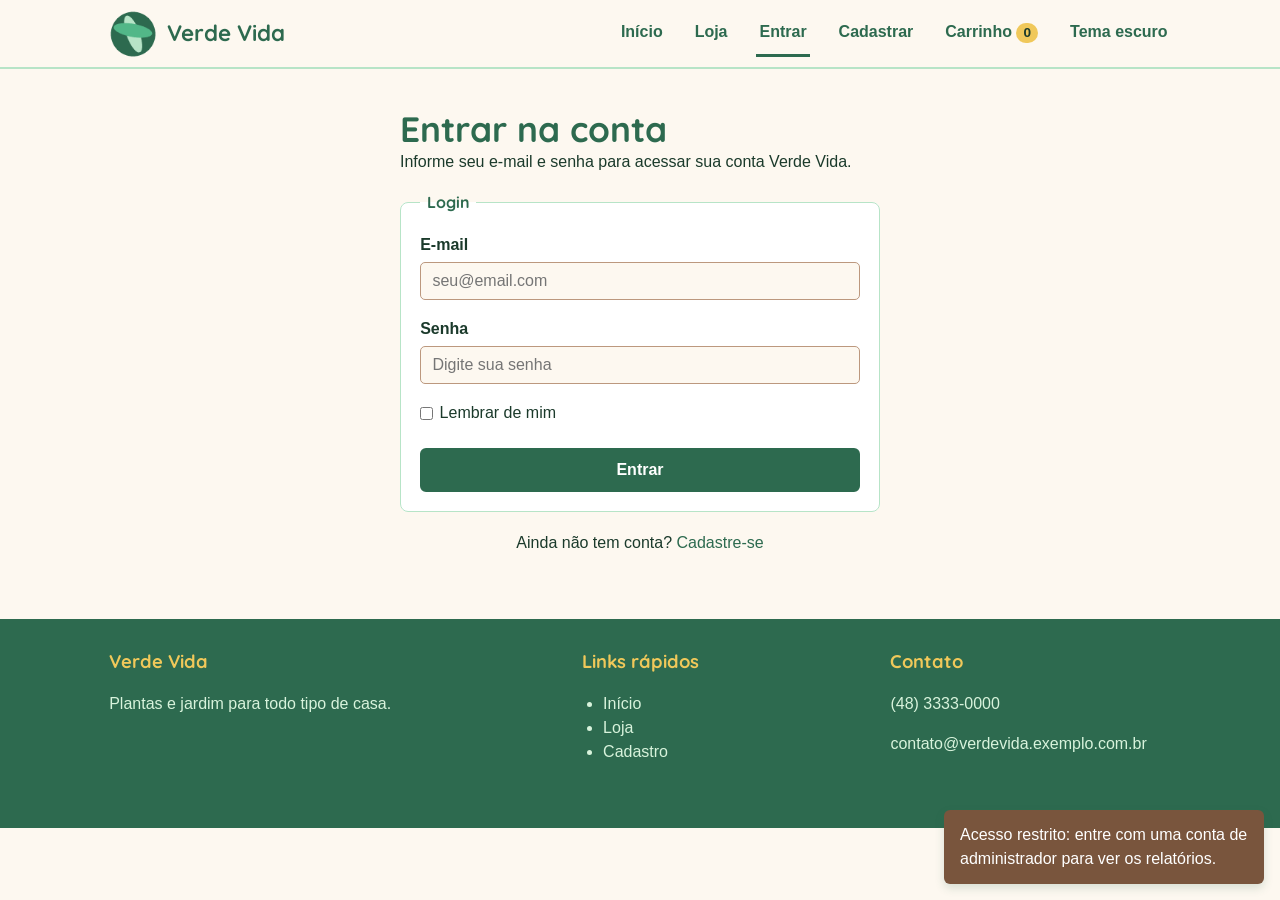
<file: relatorios.html>
<!DOCTYPE html>
<html lang="pt-BR">
<head>
    <meta charset="UTF-8">
    <meta name="viewport" content="width=device-width, initial-scale=1.0">
    <title>Relatórios - Área Administrativa - Verde Vida</title>
    <meta name="description" content="Relatórios administrativos de clientes e compras da loja Verde Vida.">
    <link rel="stylesheet" href="css/base.css">
    <link rel="stylesheet" href="css/layout.css">
    <link rel="stylesheet" href="css/componentes.css">
    <link rel="stylesheet" href="css/responsivo.css">
    <link rel="stylesheet" href="css/relatorios.css">
    <script type="module" src="js/pagina-relatorios.js"></script>
</head>
<body>

    <!-- cabecalho proprio da area administrativa, diferente do resto do site -->
    <header class="cabecalho-admin">
        <div class="container">
            <div>
                <h1>Verde Vida <span class="selo-admin">Área administrativa</span></h1>
                <p class="emissao-relatorio" id="emissao-relatorio">Relatório emitido em: </p>
            </div>
            <nav aria-label="Navegação administrativa">
                <a href="index.html">Voltar para o site</a>
                <button type="button" class="botao-tema" id="alternar-tema">Tema escuro</button>
            </nav>
        </div>
    </header>

    <!-- conteudo fica escondido ate o JavaScript confirmar o perfil administrador -->
    <main class="conteudo-admin" hidden>
        <div class="container">

            <div class="acoes-relatorio">
                <button type="button" class="botao" id="imprimir-relatorio">Imprimir / salvar em PDF</button>
            </div>

            <section class="bloco-relatorio" id="painel-indicadores">
                <h2>Indicadores</h2>

                <div class="indicadores">
                    <div class="indicador">
                        <p class="rotulo-indicador">Clientes cadastrados</p>
                        <p class="valor-indicador" id="indicador-clientes">0</p>
                    </div>
                    <div class="indicador">
                        <p class="rotulo-indicador">Compras realizadas</p>
                        <p class="valor-indicador" id="indicador-compras">0</p>
                    </div>
                    <div class="indicador">
                        <p class="rotulo-indicador">Faturamento (sem canceladas)</p>
                        <p class="valor-indicador" id="indicador-faturamento">R$ 0,00</p>
                    </div>
                    <div class="indicador">
                        <p class="rotulo-indicador">Ticket médio</p>
                        <p class="valor-indicador" id="indicador-ticket">R$ 0,00</p>
                    </div>
                </div>

                <div class="graficos-indicadores">
                    <div class="cartao-indicador">
                        <h3>5 produtos mais vendidos</h3>
                        <ol class="mais-vendidos" id="mais-vendidos"></ol>
                    </div>
                    <div class="cartao-indicador">
                        <h3>Vendas dos últimos 7 dias</h3>
                        <ul class="grafico-barras" id="grafico-vendas"></ul>
                    </div>
                </div>
            </section>

            <section class="bloco-relatorio" id="relatorio-clientes">
                <h2>Relatório de clientes</h2>

                <form class="busca-admin" action="#" method="get" aria-label="Buscar cliente" id="form-busca-clientes">
                    <div class="campo">
                        <label for="busca-cliente-termo">Buscar cliente</label>
                        <input type="search" id="busca-cliente-termo" name="termo" placeholder="Nome, ID, e-mail ou CPF">
                    </div>
                    <div class="campo">
                        <label for="busca-cliente-criterio">Buscar por</label>
                        <select id="busca-cliente-criterio" name="criterio">
                            <option value="todos" selected>Todos os campos</option>
                            <option value="nome">Nome</option>
                            <option value="id">ID</option>
                            <option value="email">E-mail</option>
                            <option value="cpf">CPF</option>
                        </select>
                    </div>
                    <button type="submit" class="botao">Buscar</button>
                </form>

                <p class="total-registros" id="total-clientes" role="status" aria-live="polite"></p>

                <div class="tabela-rolavel">
                    <table>
                        <caption>Clientes cadastrados</caption>
                        <thead>
                            <tr>
                                <th scope="col" aria-sort="ascending"><button type="button" class="botao-ordenar" value="id">ID</button></th>
                                <th scope="col" aria-sort="none"><button type="button" class="botao-ordenar" value="nome">Nome</button></th>
                                <th scope="col" aria-sort="none"><button type="button" class="botao-ordenar" value="email">E-mail</button></th>
                                <th scope="col" aria-sort="none"><button type="button" class="botao-ordenar" value="cpf">CPF</button></th>
                                <th scope="col" aria-sort="none"><button type="button" class="botao-ordenar" value="telefone">Telefone</button></th>
                                <th scope="col" aria-sort="none"><button type="button" class="botao-ordenar" value="situacao">Situação</button></th>
                                <th scope="col" class="coluna-acoes">Ações</th>
                            </tr>
                        </thead>
                        <tbody id="lista-clientes"></tbody>
                    </table>
                </div>

                <nav class="paginacao" id="paginacao-clientes" aria-label="Páginas do relatório de clientes"></nav>
            </section>

            <section class="bloco-relatorio" id="relatorio-compras">
                <h2>Relatório de compras</h2>

                <form class="busca-admin" action="#" method="get" aria-label="Buscar compra" id="form-busca-compras">
                    <div class="campo">
                        <label for="busca-compra-id">ID da compra</label>
                        <input type="search" id="busca-compra-id" name="id" placeholder="Ex.: CP001">
                    </div>
                    <div class="campo">
                        <label for="busca-compra-cliente">Cliente</label>
                        <input type="search" id="busca-compra-cliente" name="cliente" placeholder="Nome, ID ou e-mail">
                    </div>
                    <div class="campo">
                        <label for="busca-compra-produto">Produto</label>
                        <input type="search" id="busca-compra-produto" name="produto" placeholder="Ex.: orquídea">
                    </div>
                    <div class="campo">
                        <label for="busca-compra-data-inicio">Data inicial</label>
                        <input type="date" id="busca-compra-data-inicio" name="data_inicio">
                    </div>
                    <div class="campo">
                        <label for="busca-compra-data-fim">Data final</label>
                        <input type="date" id="busca-compra-data-fim" name="data_fim">
                    </div>
                    <div class="campo">
                        <label for="busca-compra-valor-min">Valor mínimo (R$)</label>
                        <input type="number" id="busca-compra-valor-min" name="valor_min" min="0" step="0.01" placeholder="0">
                    </div>
                    <div class="campo">
                        <label for="busca-compra-valor-max">Valor máximo (R$)</label>
                        <input type="number" id="busca-compra-valor-max" name="valor_max" min="0" step="0.01" placeholder="500">
                    </div>
                    <button type="submit" class="botao">Buscar</button>
                    <button type="button" class="botao botao-secundario" id="limpar-filtros-compras">Limpar filtros</button>
                </form>

                <p class="total-registros" id="total-compras" role="status" aria-live="polite"></p>

                <div class="acoes-relatorio">
                    <a href="#" class="botao botao-secundario" id="exportar-csv" download="compras-verde-vida.csv">Exportar CSV</a>
                </div>

                <div class="tabela-rolavel">
                    <table>
                        <caption>Compras realizadas</caption>
                        <thead>
                            <tr>
                                <th scope="col">ID da compra</th>
                                <th scope="col">Cliente</th>
                                <th scope="col">Produtos</th>
                                <th scope="col">Quantidade</th>
                                <th scope="col">Valor total</th>
                                <th scope="col">Data</th>
                                <th scope="col">Status</th>
                                <th scope="col" class="coluna-acoes">Ações</th>
                            </tr>
                        </thead>
                        <tbody id="lista-compras"></tbody>
                        <tfoot>
                            <tr>
                                <td colspan="4">Total do resultado (sem as canceladas)</td>
                                <td id="total-resultado">R$ 0,00</td>
                                <td colspan="3"></td>
                            </tr>
                        </tfoot>
                    </table>
                </div>
            </section>

            <section class="bloco-relatorio" id="mensagens-contato">
                <h2>Mensagens de contato</h2>

                <p class="total-registros" id="total-mensagens" role="status" aria-live="polite"></p>

                <div class="tabela-rolavel">
                    <table>
                        <caption>Mensagens enviadas pelo formulário da página inicial</caption>
                        <thead>
                            <tr>
                                <th scope="col">Data</th>
                                <th scope="col">Nome</th>
                                <th scope="col">E-mail</th>
                                <th scope="col">Mensagem</th>
                                <th scope="col">Situação</th>
                                <th scope="col" class="coluna-acoes">Ação</th>
                            </tr>
                        </thead>
                        <tbody id="lista-mensagens"></tbody>
                    </table>
                </div>
            </section>

        </div>
    </main>

    <footer class="rodape-admin">
        <div class="container">
            <p>Verde Vida - Área administrativa - uso restrito à equipe interna.</p>
            <p id="rodape-emissao"></p>
        </div>
    </footer>

</body>
</html>
</file>
<file: css/base.css>
/* base.css
   Reset simples + variaveis (cores, fontes) da loja Verde Vida. */

/* fonte dos titulos importada do Google Fonts*/
@import url('https://fonts.googleapis.com/css2?family=Quicksand:wght@500;700&display=swap');

/* reset bem simples, so pra tirar as margens padrao do navegador */
* {
    margin: 0;
    padding: 0;
}

/* box-sizing border-box pra facilitar o calculo de largura/altura */
html {
    box-sizing: border-box;
}
*, *:before, *:after {
    box-sizing: inherit;
}

:root {
    /* paleta da loja */
    --verde-escuro: #2d6a4f;
    --verde-medio: #52b788;
    --verde-claro: #b7e4c7;
    --verde-fundo: #d8f3dc;
    --marrom: #79553d;
    --marrom-claro: #bc987e;
    --creme: #fdf8f0;
    --amarelo: #f0c85a;
    --texto: #1b3a2b;
    --branco: #ffffff;
    --erro: #c0392b;
    --sombra: rgba(45, 106, 79, 0.18);

    /* fontes */
    --fonte-titulo: 'Quicksand', Verdana, sans-serif;
    --fonte-texto: Arial, Helvetica, sans-serif;

    /* espacamentos usados em varios lugares */
    --espaco-pequeno: 0.5em;
    --espaco-medio: 1em;
    --espaco-grande: 2em;
}

/* tema escuro: o JS coloca data-tema="escuro" no <html>.
   As cores trocam de papel: os verdes escuros viram claros (texto,
   titulos e botoes) e os fundos claros viram escuros */
:root[data-tema="escuro"] {
    --verde-escuro: #95d5b2;
    --verde-medio: #74c69d;
    --verde-claro: #2d6a4f;
    --verde-fundo: #1b3a2b;
    --marrom: #dcc0a5;
    --marrom-claro: #8a6a52;
    --creme: #12211a;
    --texto: #e8f3ec;
    --branco: #1a2e24;
    --erro: #ff8a80;
    --sombra: rgba(0, 0, 0, 0.45);

    /* campos de data, barras de rolagem etc. do navegador tambem no escuro */
    color-scheme: dark;
}

/* ajustes pontuais do tema escuro (so na tela): textos sobre fundos que ficaram claros */
@media screen {
    :root[data-tema="escuro"] .rodape h2,
    :root[data-tema="escuro"] .rodape a:hover,
    :root[data-tema="escuro"] .selo-admin,
    :root[data-tema="escuro"] mark {
        color: var(--creme);
    }
}

/* na impressao vale sempre o tema claro, para o texto aparecer no papel */
@media print {
    :root[data-tema="escuro"] {
        --verde-escuro: #2d6a4f;
        --verde-medio: #52b788;
        --verde-claro: #b7e4c7;
        --verde-fundo: #d8f3dc;
        --marrom: #79553d;
        --marrom-claro: #bc987e;
        --creme: #fdf8f0;
        --texto: #1b3a2b;
        --branco: #ffffff;
        --erro: #c0392b;
        color-scheme: light;
    }
}

html {
    scroll-behavior: smooth;
}

body {
    font-family: var(--fonte-texto);
    color: var(--texto);
    background-color: var(--creme);
    line-height: 1.5;
}

h1, h2, h3 {
    font-family: var(--fonte-titulo);
    color: var(--verde-escuro);
    line-height: 1.2;
}

h1 {
    font-size: 2.2em;
}

h2 {
    font-size: 1.6em;
    margin-bottom: var(--espaco-medio);
}

h3 {
    font-size: 1.2em;
    margin-bottom: var(--espaco-pequeno);
}

p {
    margin-bottom: var(--espaco-medio);
}

a {
    color: var(--verde-escuro);
    text-decoration: none;
}

a:hover {
    text-decoration: underline;
    color: var(--verde-medio);
}

a:focus-visible,
button:focus-visible,
input:focus-visible,
select:focus-visible,
textarea:focus-visible {
    outline: 3px solid var(--amarelo);
    outline-offset: 2px;
}

img {
    max-width: 100%;
    display: block;
}

ul, ol {
    margin-left: 1.3em;
    margin-bottom: var(--espaco-medio);
}

/* sumir visualmente um texto mas manter ele acessivel */
.somente-leitor-de-tela {
    position: absolute;
    left: -9999px;
    top: auto;
}
</file>
<file: css/layout.css>
/* layout.css
   Estrutura geral das paginas: cabecalho, menu, main, rodape e as
   grades (grid/flex) usadas para organizar o conteudo. */

.container {
    width: 100%;
    max-width: 1100px;
    margin: 0 auto;
    padding: 0 1.2em;
}

/* ---------- cabecalho ---------- */

.cabecalho {
    position: fixed;
    top: 0;
    left: 0;
    width: 100%;
    z-index: 1000;
    background-color: var(--creme);
    border-bottom: 2px solid var(--verde-claro);
}

.cabecalho .container {
    display: flex;
    align-items: center;
    justify-content: space-between;
    padding-top: 0.6em;
    padding-bottom: 0.6em;
}

.marca-loja {
    display: flex;
    align-items: center;
}

.marca-loja img {
    width: 48px;
    height: 48px;
    margin-right: 0.6em;
}

.marca-loja span {
    font-family: var(--fonte-titulo);
    font-size: 1.4em;
    color: var(--verde-escuro);
    font-weight: 700;
    white-space: nowrap;
}

/* espaco pra pagina nao ficar escondida atras do cabecalho fixo */
main {
    padding-top: 92px;
}

/* ---------- menu de navegacao ---------- */

/* o checkbox e o label do hamburguer ficam escondidos no desktop,
   so aparecem na versao responsiva (ver responsivo.css) */
.alternar-menu {
    display: none;
}
.rotulo-menu {
    display: none;
}

.menu-principal ul {
    display: flex;
    align-items: center;
    list-style: none;
    margin: 0;
}

.menu-principal li {
    margin-left: 1.6em;
}

.menu-principal a {
    display: inline-block;
    min-height: 44px; /* area de toque minima */
    font-weight: 700;
    padding: 0.6em 0.2em;
    border-bottom: 3px solid transparent;
}

.menu-principal a[aria-current="page"] {
    border-bottom: 3px solid var(--verde-escuro);
    color: var(--verde-escuro);
}

/* saudacao "Ola, nome" e botao "Sair" no mesmo estilo dos links */
.menu-principal .saudacao-menu {
    display: inline-block;
    padding: 0.6em 0.2em;
    color: var(--marrom);
}

.menu-principal .botao-menu {
    min-height: 44px;
    padding: 0.6em 0.2em;
    font-family: var(--fonte-texto);
    font-size: 1em;
    font-weight: 700;
    color: var(--verde-escuro);
    background-color: transparent;
    border: none;
    border-bottom: 3px solid transparent;
    cursor: pointer;
}

.menu-principal .botao-menu:hover {
    color: var(--verde-medio);
    text-decoration: underline;
}

/* ---------- secoes genericas ---------- */

.secao {
    padding: 2.5em 0;
}

.secao-destaque {
    background-color: var(--verde-fundo);
}

.secao-destacada {
    background-color: var(--verde-fundo);
}

.secao-destaque .container {
    display: flex;
    flex-direction: column;
    align-items: center;
    text-align: center;
    padding-top: 3em;
    padding-bottom: 3em;
}

.secao-destaque img.logo-grande {
    width: 120px;
    height: 120px;
    margin-bottom: 0.8em;
}

/* sobre a loja: texto de um lado, imagens do outro */
.grade-sobre {
    display: grid;
    grid-template-columns: 1.1fr 1fr;
    grid-gap: 1.5em;
    align-items: center;
}

.grade-sobre .imagens-sobre {
    display: grid;
    grid-template-columns: 1fr 1fr;
    grid-gap: 1em;
}

/* galeria de produtos em grid */
.grade-produtos {
    display: grid;
    grid-template-columns: repeat(4, 1fr);
    grid-gap: 1.5em;
}

/* ---------- rodape ---------- */

.rodape {
    background-color: var(--verde-escuro);
    color: var(--verde-fundo);
    padding: 2em 0;
}

.rodape .container {
    display: flex;
    justify-content: space-between;
    flex-wrap: wrap;
}

.rodape .bloco-rodape {
    margin-bottom: 1em;
    margin-right: 1.5em;
}

.rodape h2 {
    color: var(--amarelo);
    font-size: 1.15em;
}

.rodape a {
    color: var(--verde-fundo);
}

.rodape a:hover {
    color: var(--amarelo);
}

/* ---------- paginas de formulario (cadastro/login/perfil) ---------- */

.pagina-formulario main {
    display: flex;
    flex-direction: column;
    align-items: center;
    padding-bottom: 3em;
}

/* o main das paginas restritas comeca escondido ate a verificacao do login */
.pagina-formulario main[hidden] {
    display: none;
}

.cartao-formulario {
    width: 100%;
    max-width: 480px;
    margin-top: 1em;
}

.cartao-formulario-perfil {
    margin-bottom: 2em;
}

.secao-pedidos {
    max-width: 900px;
    margin: 0 auto;
}

/* ---------- loja.html: filtros + grade de produtos ---------- */

.layout-loja {
    display: grid;
    grid-template-columns: 240px 1fr;
    grid-gap: 1.5em;
}

/* ---------- carrinho ---------- */

.tabela-carrinho {
    width: 100%;
}
</file>
<file: css/componentes.css>
/* componentes.css
   Estilo dos "pedacinhos" reutilizaveis: botoes, cartoes de produto,
   formularios, tabelas e o menu hamburguer. */

/* ---------- botoes ---------- */

.botao {
    display: inline-block;
    font-family: var(--fonte-texto);
    font-weight: bold;
    font-size: 1em;
    padding: 0.6em 1.3em;
    min-height: 44px; /* area de toque minima */
    border: 2px solid var(--verde-escuro);
    border-radius: 6px;
    background-color: var(--verde-escuro);
    color: var(--branco);
    cursor: pointer;
    transition: background-color 0.2s ease-in-out, transform 0.15s ease-in-out;
}

.botao:hover {
    background-color: var(--verde-medio);
    border-color: var(--verde-medio);
}

.botao:active {
    transform: scale(0.97);
}

.botao-secundario {
    background-color: transparent;
    color: var(--verde-escuro);
}

.botao-secundario:hover {
    background-color: var(--verde-claro);
    color: var(--verde-escuro);
}

.botao-perigo {
    background-color: var(--erro);
    border-color: var(--erro);
}

.botao-perigo:hover {
    background-color: #e05545;
    border-color: #e05545;
}

.botao-bloco {
    display: block;
    width: 100%;
    text-align: center;
}

/* ---------- cartao de produto ---------- */

.cartao-produto {
    background-color: var(--branco);
    border: 1px solid var(--verde-claro);
    border-radius: 8px;
    overflow: hidden;
    display: flex;
    flex-direction: column;
    transition: box-shadow 0.2s ease-in-out, transform 0.2s ease-in-out;
}

.cartao-produto:hover {
    box-shadow: 0 6px 14px var(--sombra);
    transform: translate(0, -4px);
}

.cartao-produto img {
    width: 100%;
    height: 170px;
    object-fit: cover;
}

.cartao-produto .info-produto {
    padding: 1em;
    display: flex;
    flex-direction: column;
    flex-grow: 1;
}

.cartao-produto h3 {
    margin-bottom: 0.3em;
}

.cartao-produto .descricao-produto {
    flex-grow: 1;
    font-size: 0.92em;
    color: var(--texto);
}

.cartao-produto .preco-produto {
    font-family: var(--fonte-titulo);
    font-weight: 700;
    color: var(--marrom);
    font-size: 1.2em;
    margin-bottom: 0.6em;
}

/* ---------- formularios ---------- */

fieldset {
    border: 1px solid var(--verde-claro);
    border-radius: 8px;
    padding: 1.2em;
    margin-bottom: 1.2em;
    background-color: var(--branco);
}

legend {
    font-family: var(--fonte-titulo);
    color: var(--verde-escuro);
    font-weight: 700;
    padding: 0 0.4em;
}

.campo {
    margin-bottom: 1.1em;
}

.campo label {
    display: block;
    font-weight: bold;
    margin-bottom: 0.3em;
}

.campo input,
.campo select,
.campo textarea {
    width: 100%;
    padding: 0.55em 0.7em;
    border: 1px solid var(--marrom-claro);
    border-radius: 5px;
    font-family: var(--fonte-texto);
    font-size: 1em;
    background-color: var(--creme);
    transition: border-color 0.15s ease-in-out;
}

.campo input:hover,
.campo select:hover,
.campo textarea:hover {
    border-color: var(--verde-medio);
}

.campo input:focus,
.campo select:focus,
.campo textarea:focus {
    border-color: var(--verde-escuro);
    outline: none;
}

.campo input:invalid:not(:placeholder-shown) {
    border-color: var(--erro);
}

.campo small.ajuda {
    display: block;
    margin-top: 0.3em;
    font-size: 0.85em;
    color: var(--marrom);
}

.campo input[readonly],
.campo input:disabled {
    background-color: var(--verde-claro);
    color: var(--texto);
    cursor: not-allowed;
}

.linha-campos {
    display: flex;
}

.linha-campos .campo {
    flex: 1 1 auto;
    margin-right: 1em;
}

.linha-campos .campo:last-child {
    margin-right: 0;
}

.campo-opcoes label {
    display: inline-flex;
    align-items: center;
    font-weight: normal;
    margin-right: 1em;
}

.campo-opcoes input {
    width: auto;
    margin-right: 0.4em;
}

.aviso-formulario {
    background-color: var(--verde-fundo);
    border: 1px solid var(--verde-medio);
    border-radius: 6px;
    padding: 1em;
    margin-bottom: 1.2em;
}

.rodape-formulario {
    text-align: center;
    margin-top: 1em;
}

/* ---------- tabelas ---------- */

table {
    width: 100%;
    border-collapse: collapse;
    margin-bottom: 1.5em;
    background-color: var(--branco);
}

caption {
    font-family: var(--fonte-titulo);
    font-weight: 700;
    color: var(--verde-escuro);
    text-align: left;
    padding-bottom: 0.5em;
    font-size: 1.1em;
}

th, td {
    border: 1px solid var(--verde-claro);
    padding: 0.6em 0.7em;
    text-align: left;
}

thead th {
    background-color: var(--verde-escuro);
    color: var(--branco);
}

tbody tr:hover {
    background-color: var(--verde-fundo);
}

tfoot td {
    font-weight: bold;
    background-color: var(--verde-fundo);
}

/* envolve as tabelas: se a tabela for mais larga que a tela,
   so ela rola na horizontal, sem cortar o conteudo */
.tabela-rolavel {
    width: 100%;
    overflow-x: auto;
    margin-bottom: 1.5em;
}

.tabela-rolavel table {
    margin-bottom: 0;
}

/* ---------- mensagem de confirmacao (carrinho) ---------- */

.confirmacao-pedido {
    background-color: var(--verde-fundo);
    border: 2px solid var(--verde-escuro);
    border-radius: 8px;
    padding: 1.5em;
    margin-top: 1.5em;
}

/* elemento fica oculto ate o atributo "hidden" ser removido no html */
[hidden] {
    display: none;
}

/* ---------- filtros da loja ---------- */

.filtros-loja {
    background-color: var(--branco);
    border: 1px solid var(--verde-claro);
    border-radius: 8px;
    padding: 1.2em;
}

.filtros-loja .campo {
    margin-bottom: 0.9em;
}

/* ---------- menu hamburguer (checkbox escondido + rotulo) ----------
   so tem efeito visual na faixa responsiva de celular, ver responsivo.css */

/* a area clicavel tem 44x44px (toque confortavel no celular),
   mas o desenho das 3 barras continua com 32x23px, centralizado */
.rotulo-menu {
    width: 44px;
    height: 44px;
    position: relative;
    cursor: pointer;
}

.rotulo-menu .barra-menu {
    position: absolute;
    left: 6px;
    width: 32px;
    height: 3px;
    background-color: var(--verde-escuro);
    transition: transform 0.2s ease-in-out;
}

.rotulo-menu .barra-menu:nth-child(2) { top: 10px; }
.rotulo-menu .barra-menu:nth-child(3) { top: 20px; }
.rotulo-menu .barra-menu:nth-child(4) { top: 30px; }

/* segundo botao do cartao ("Ver detalhes") com um respiro em cima */
.cartao-produto .botao + .botao {
    margin-top: 0.5em;
}

/* mensagem quando a busca nao encontra nada: ocupa a linha inteira da grade */
.mensagem-vazia {
    grid-column: 1 / -1;
    background-color: var(--branco);
    border: 1px dashed var(--marrom-claro);
    border-radius: 8px;
    padding: 1.5em;
    text-align: center;
}

.resultado-filtros {
    margin-top: 0.8em;
    font-size: 0.9em;
    color: var(--marrom);
}

/* ---------- mensagens de erro junto ao campo ---------- */

.campo small.mensagem-erro {
    display: block;
    margin-top: 0.3em;
    font-size: 0.85em;
    color: var(--erro);
    font-weight: bold;
}

.campo input[aria-invalid="true"] {
    border-color: var(--erro);
}

/* mensagem geral do login (erro, bloqueio) */
.mensagem-login {
    background-color: var(--branco);
    border: 1px solid var(--erro);
    border-radius: 6px;
    color: var(--erro);
    font-weight: bold;
    padding: 0.8em 1em;
}

/* ---------- indicador de forca da senha ---------- */

.forca-senha {
    height: 6px;
    margin-top: 0.5em;
    background-color: var(--verde-claro);
    border-radius: 3px;
    overflow: hidden;
}

/* a largura da barra e definida pelo JavaScript */
.nivel-forca {
    display: block;
    width: 0;
    height: 100%;
    transition: width 0.2s ease-in-out;
}

.forca-fraca {
    background-color: var(--erro);
}

.forca-media {
    background-color: var(--amarelo);
}

.forca-forte {
    background-color: var(--verde-medio);
}

.campo small.texto-forca {
    display: block;
    margin-top: 0.2em;
    font-size: 0.85em;
    font-weight: bold;
}

/* ---------- contador do carrinho no menu ---------- */

.contador-carrinho {
    display: inline-block;
    min-width: 1.6em;
    padding: 0 0.4em;
    border-radius: 1em;
    background-color: var(--amarelo);
    color: var(--texto);
    font-size: 0.85em;
    text-align: center;
}

/* ---------- carrinho: botoes - e + ---------- */

.controle-quantidade {
    display: flex;
    align-items: center;
}

.controle-quantidade .botao {
    min-width: 44px;
    padding: 0.3em 0.6em;
}

.controle-quantidade .valor-quantidade {
    min-width: 2em;
    margin: 0 0.4em;
    text-align: center;
    font-weight: bold;
}

.botao:disabled {
    opacity: 0.5;
    cursor: not-allowed;
}

.carrinho-vazio {
    text-align: center;
}

/* ---------- avisos temporarios (toasts) ----------
   ficam embaixo, para nao cobrir o menu do cabecalho */

.area-toasts {
    position: fixed;
    right: 1em;
    bottom: 1em;
    z-index: 1100;
    width: 320px;
    max-width: calc(100% - 2em);
}

.toast {
    margin-bottom: 0;
    margin-top: 0.5em;
    padding: 0.8em 1em;
    border-radius: 6px;
    background-color: var(--verde-escuro);
    color: var(--branco);
    box-shadow: 0 4px 10px var(--sombra);
}

.toast-erro {
    background-color: var(--erro);
}

.toast-info {
    background-color: var(--marrom);
}

/* ---------- dialogo (modal) ----------
   largura de ate 92% da tela e rolagem interna quando o conteudo e grande */

.dialogo {
    width: 92%;
    max-width: 640px;
    max-height: 90vh;
    margin: auto;
    padding: 0;
    border: 2px solid var(--verde-escuro);
    border-radius: 8px;
    background-color: var(--creme);
    color: var(--texto);
    overflow-y: auto;
}

.dialogo::backdrop {
    background-color: rgba(27, 58, 43, 0.6);
}

.conteudo-dialogo {
    padding: 1.2em;
}

.cabecalho-dialogo {
    display: flex;
    justify-content: space-between;
    align-items: center;
    margin-bottom: 1em;
}

.cabecalho-dialogo h2 {
    margin-bottom: 0;
    margin-right: 0.5em;
}

.botao-fechar-dialogo {
    flex-shrink: 0;
    width: 44px;
    height: 44px;
    font-size: 1.6em;
    line-height: 1;
    color: var(--verde-escuro);
    background-color: transparent;
    border: 2px solid var(--verde-claro);
    border-radius: 6px;
    cursor: pointer;
}

.botao-fechar-dialogo:hover {
    background-color: var(--verde-claro);
}

/* ---------- detalhes do produto (dentro do dialogo) ---------- */

.detalhes-produto {
    display: grid;
    grid-template-columns: 1fr 1fr;
    grid-gap: 1.2em;
}

.detalhes-produto img {
    width: 100%;
    height: 260px;
    object-fit: cover;
    border-radius: 6px;
}

.detalhes-produto .preco-produto {
    font-family: var(--fonte-titulo);
    font-weight: 700;
    color: var(--marrom);
    font-size: 1.3em;
}

.categoria-produto {
    font-size: 0.85em;
    font-weight: bold;
    color: var(--verde-medio);
    margin-bottom: 0.4em;
}

.estoque-produto,
.aviso-estoque {
    font-size: 0.95em;
    color: var(--marrom);
}

/* ---------- carrinho: cupom, CEP e resumo do pedido ---------- */

.opcoes-carrinho {
    display: grid;
    grid-template-columns: 1fr 1fr;
    grid-gap: 1em;
    margin-bottom: 1em;
}

/* campo e botao lado a lado (cupom e CEP) */
.linha-acao {
    display: flex;
    align-items: center;
}

.linha-acao input {
    flex: 1 1 auto;
    width: auto;
    min-width: 0;
}

.linha-acao .botao {
    margin-left: 0.5em;
}

.campo small.mensagem-sucesso {
    color: var(--verde-escuro);
    font-weight: bold;
}

.resumo-carrinho {
    display: grid;
    grid-template-columns: 1fr auto;
    grid-gap: 0.4em 1em;
    max-width: 420px;
    margin: 0 0 1.2em auto;
    padding: 1em;
    background-color: var(--branco);
    border: 1px solid var(--verde-claro);
    border-radius: 8px;
}

.resumo-carrinho dd {
    text-align: right;
}

.resumo-carrinho dt:last-of-type,
.resumo-carrinho dd:last-of-type {
    padding-top: 0.4em;
    border-top: 1px solid var(--verde-claro);
    font-family: var(--fonte-titulo);
    font-weight: 700;
    font-size: 1.2em;
    color: var(--marrom);
}

/* ---------- botoes do dialogo de confirmacao ---------- */

.acoes-dialogo {
    display: flex;
    flex-wrap: wrap;
    justify-content: flex-end;
    margin-top: 1em;
}

.acoes-dialogo .botao {
    margin-left: 0.5em;
    margin-top: 0.5em;
}

/* ---------- perfil: area de exclusao da conta ---------- */

.zona-exclusao {
    margin-top: 1.5em;
    padding: 1.2em;
    background-color: var(--branco);
    border: 1px solid var(--erro);
    border-radius: 8px;
}

.zona-exclusao h2 {
    color: var(--erro);
    font-size: 1.2em;
}

/* ---------- finalizacao da compra em etapas ---------- */

.passos-checkout {
    list-style: none;
    display: grid;
    grid-template-columns: repeat(4, 1fr);
    grid-gap: 0.5em;
    margin-bottom: 1.2em;
}

.passos-checkout li {
    padding: 0.5em 0.3em;
    border-bottom: 4px solid var(--verde-claro);
    font-family: var(--fonte-titulo);
    font-weight: 700;
    text-align: center;
    color: var(--marrom);
}

.passos-checkout li.passo-concluido {
    border-bottom-color: var(--verde-medio);
}

.passos-checkout li[aria-current="step"] {
    border-bottom-color: var(--verde-escuro);
    color: var(--verde-escuro);
}

.etapa-checkout {
    background-color: var(--branco);
    border: 1px solid var(--verde-claro);
    border-radius: 8px;
    padding: 1.2em;
}

/* resumo dentro da etapa ocupa a largura toda */
.etapa-checkout .resumo-carrinho {
    max-width: none;
    margin: 0 0 1.2em;
}

.acoes-checkout {
    display: flex;
    flex-wrap: wrap;
    justify-content: space-between;
    margin-top: 1em;
}

.acoes-checkout .botao {
    margin-top: 0.5em;
}

/* ---------- detalhes de uma compra (Meus pedidos) ---------- */

.secao-pedidos summary {
    cursor: pointer;
    color: var(--verde-escuro);
    font-weight: bold;
    min-height: 44px;
    padding: 0.6em 0;
}

.detalhes-compra {
    font-size: 0.95em;
}

.detalhes-compra ul {
    margin: 0.3em 0 0.8em 1.2em;
}

.detalhes-compra dl {
    display: grid;
    grid-template-columns: auto 1fr;
    grid-gap: 0.3em 1em;
}

.detalhes-compra dt {
    font-weight: bold;
}

/* ---------- painel de indicadores (area administrativa) ---------- */

.indicadores {
    display: grid;
    grid-template-columns: repeat(4, 1fr);
    grid-gap: 1em;
    margin-bottom: 1.2em;
}

.indicador,
.cartao-indicador {
    background-color: var(--branco);
    border: 1px solid var(--verde-claro);
    border-radius: 8px;
    padding: 1em;
}

.rotulo-indicador {
    font-size: 0.9em;
    color: var(--marrom);
    margin-bottom: 0.3em;
}

.valor-indicador {
    font-family: var(--fonte-titulo);
    font-weight: 700;
    font-size: 1.6em;
    color: var(--verde-escuro);
    margin-bottom: 0;
}

.graficos-indicadores {
    display: grid;
    grid-template-columns: 1fr 1fr;
    grid-gap: 1em;
}

.mais-vendidos {
    margin-left: 1.4em;
}

.mais-vendidos li {
    margin-bottom: 0.3em;
}

/* grafico de barras feito com div: o JS define a largura de cada barra */
.grafico-barras {
    list-style: none;
}

.linha-grafico {
    display: grid;
    grid-template-columns: 3.2em 1fr 6.5em;
    grid-gap: 0.5em;
    align-items: center;
    margin-bottom: 0.4em;
}

.trilho-barra {
    height: 1.2em;
    background-color: var(--verde-fundo);
    border-radius: 4px;
}

.barra-grafico {
    height: 100%;
    background-color: var(--verde-escuro);
    border-radius: 4px;
}

.valor-barra {
    text-align: right;
    font-size: 0.9em;
}
</file>
<file: css/responsivo.css>
/* responsivo.css
   Media queries pra adaptar o site a diferentes tamanhos de tela.
   Desktop (acima de 1024px) usa o estilo padrao das outras folhas.
   Aqui ajustamos para: tablet, smartphone grande e smartphone pequeno. */

/* evita rolagem horizontal em qualquer tela pequena */
html, body {
    overflow-x: hidden;
}

/* ---------------------------------------------------- */
/* TABLET: entre 768px e 1024px                          */
/* ---------------------------------------------------- */
@media screen and (min-width: 768px) and (max-width: 1024px) {

    .grade-produtos {
        grid-template-columns: repeat(2, 1fr);
    }

    .grade-sobre {
        grid-template-columns: 1fr;
    }

    .grade-sobre .imagens-sobre {
        margin-top: 1em;
    }

    .layout-loja {
        grid-template-columns: 200px 1fr;
    }

    /* com muitos itens no menu, eles quebram em duas linhas
       em vez de empurrar o cabecalho pra fora da tela */
    .menu-principal ul {
        flex-wrap: wrap;
        justify-content: flex-end;
    }

    .menu-principal li {
        margin-left: 1em;
    }

    main {
        padding-top: 100px;
    }
}

/* ---------------------------------------------------- */
/* SMARTPHONE (geral, abaixo de 768px): menu hamburguer  */
/* ---------------------------------------------------- */
@media screen and (max-width: 767px) {

    main {
        padding-top: 80px;
    }

    .container {
        padding: 0 1em;
    }

    /* palavras muito longas (e-mails, por exemplo) quebram a linha
       em vez de alargar a pagina */
    body {
        overflow-wrap: break-word;
    }

    /* paginas de formulario: o cartao nao encosta nas bordas da tela */
    .pagina-formulario main {
        padding-left: 1em;
        padding-right: 1em;
    }

    .pagina-formulario main .container {
        padding: 0;
    }

    /* fonte de 16px evita o zoom automatico do navegador ao focar o campo */
    input,
    select,
    textarea {
        font-size: 16px;
    }

    /* mostra o botao sanduiche e esconde o menu normal */
    .rotulo-menu {
        display: block;
        margin-left: auto;
    }

    /* o checkbox fica invisivel mas continua recebendo o foco do teclado
       (Tab chega nele e a barra de espaco abre e fecha o menu) */
    .alternar-menu {
        display: block;
        position: absolute;
        opacity: 0;
        width: 1px;
        height: 1px;
    }

    .alternar-menu:focus-visible + .rotulo-menu {
        outline: 3px solid var(--amarelo);
        outline-offset: 2px;
    }

    /* top: 100% posiciona o menu logo abaixo do cabecalho fixo,
       qualquer que seja a altura dele */
    .menu-principal ul {
        flex-direction: column;
        align-items: flex-start;
        position: absolute;
        top: 100%;
        left: 0;
        width: 100%;
        background-color: var(--creme);
        border-bottom: 2px solid var(--verde-claro);
        max-height: 0;
        overflow: hidden;
        transition: max-height 0.25s ease-in-out;
    }

    .menu-principal li {
        margin: 0;
        width: 100%;
    }

    .menu-principal a {
        display: block;
        padding: 0.8em 1em;
        width: 100%;
    }

    .menu-principal .saudacao-menu {
        display: block;
        padding: 0.8em 1em;
    }

    .menu-principal .botao-menu {
        display: block;
        width: 100%;
        padding: 0.8em 1em;
        text-align: left;
    }

    /* truque do checkbox: quando marcado, libera a altura do menu.
       Se os itens nao couberem na altura da tela, o menu rola por dentro */
    .alternar-menu:checked ~ .menu-principal ul {
        max-height: calc(100vh - 80px);
        overflow-y: auto;
    }

    .grade-produtos {
        grid-template-columns: repeat(2, 1fr);
        grid-gap: 1em;
    }

    .grade-sobre,
    .grade-sobre .imagens-sobre {
        grid-template-columns: 1fr;
    }

    .layout-loja {
        grid-template-columns: 1fr;
    }

    .filtros-loja {
        margin-bottom: 1.2em;
    }

    .linha-campos {
        flex-direction: column;
    }

    .linha-campos .campo {
        margin-right: 0;
    }

    /* botoes dentro de linhas de campos ocupam a largura toda */
    .linha-campos .botao {
        width: 100%;
    }

    /* celulas um pouco mais compactas nas tabelas */
    th, td {
        padding: 0.5em;
    }

    .rodape .container {
        flex-direction: column;
    }

    .rodape .bloco-rodape {
        margin-right: 0;
    }

    /* detalhes do produto: imagem em cima, informacoes embaixo */
    .detalhes-produto {
        grid-template-columns: 1fr;
    }

    .detalhes-produto img {
        height: 200px;
    }

    /* toasts ocupam a largura da tela, sempre embaixo */
    .area-toasts {
        left: 1em;
        width: auto;
    }

    /* cupom e CEP um embaixo do outro; resumo com a largura toda */
    .opcoes-carrinho {
        grid-template-columns: 1fr;
    }

    .resumo-carrinho {
        max-width: none;
    }

    /* botoes do dialogo empilhados, com largura total */
    .acoes-dialogo .botao {
        width: 100%;
        margin-left: 0;
    }

    /* passos da finalizacao em duas linhas; botoes das etapas empilhados */
    .passos-checkout {
        grid-template-columns: 1fr 1fr;
    }

    .acoes-checkout .botao {
        width: 100%;
    }
}

/* ---------------------------------------------------- */
/* SMARTPHONE MEDIO: 480px ou menos                      */
/* ---------------------------------------------------- */
@media screen and (max-width: 480px) {

    /* cartoes de produto em uma coluna so, pra nao ficarem apertados */
    .grade-produtos {
        grid-template-columns: 1fr;
    }
}

/* ---------------------------------------------------- */
/* SMARTPHONE PEQUENO: 320px ou menos                    */
/* ---------------------------------------------------- */
@media screen and (max-width: 320px) {

    h1 {
        font-size: 1.5em;
    }

    h2 {
        font-size: 1.25em;
    }

    .marca-loja span {
        font-size: 1.05em;
    }

    .marca-loja img {
        width: 36px;
        height: 36px;
    }

    .cartao-formulario {
        max-width: 100%;
    }

    .secao {
        padding: 1.5em 0;
    }
}
</file>
<file: css/relatorios.css>
/* relatorios.css
   Estilo exclusivo da pagina relatorios.html (area administrativa).
   O cabecalho e rodape dessa pagina sao diferentes do resto do site. */

.cabecalho-admin {
    background-color: var(--marrom);
    color: var(--creme);
    padding: 0.8em 0;
    border-bottom: 3px solid var(--verde-escuro);
}

.cabecalho-admin .container {
    display: flex;
    justify-content: space-between;
    align-items: center;
    flex-wrap: wrap;
}

.cabecalho-admin nav {
    margin-top: 0.3em;
}

.cabecalho-admin h1 {
    color: var(--creme);
    font-size: 1.3em;
}

.cabecalho-admin .selo-admin {
    background-color: var(--amarelo);
    color: var(--marrom);
    font-weight: bold;
    padding: 0.3em 0.8em;
    border-radius: 4px;
    font-size: 0.85em;
}

.emissao-relatorio {
    font-size: 0.85em;
    color: var(--verde-fundo);
}

main.conteudo-admin {
    padding-top: 1.5em;
}

.bloco-relatorio {
    margin-bottom: 2.5em;
}

.busca-admin {
    display: flex;
    align-items: flex-end;
    background-color: var(--branco);
    border: 1px solid var(--marrom-claro);
    padding: 1em;
    border-radius: 8px;
    margin-bottom: 1em;
    flex-wrap: wrap;
}

.busca-admin .campo {
    margin-bottom: 0.6em;
    margin-right: 1em;
    flex: 1 1 180px;
}

.busca-admin button {
    margin-bottom: 0.6em;
}

.rodape-admin {
    background-color: var(--marrom);
    color: var(--creme);
    text-align: center;
    padding: 1em 0;
}

/* links do cabecalho admin com area de toque minima */
.cabecalho-admin nav a {
    display: inline-block;
    min-height: 44px;
    padding: 0.6em 0.2em;
}

/* botao de troca de tema no cabecalho admin */
.cabecalho-admin .botao-tema {
    min-height: 44px;
    margin-left: 1em;
    padding: 0.4em 0.9em;
    font-family: var(--fonte-texto);
    font-size: 1em;
    font-weight: bold;
    color: var(--creme);
    background-color: transparent;
    border: 2px solid var(--creme);
    border-radius: 6px;
    cursor: pointer;
}

.cabecalho-admin .botao-tema:hover {
    background-color: var(--verde-escuro);
    border-color: var(--verde-escuro);
}

/* ---------- area admin no celular (mesmo ponto de responsivo.css) ---------- */
@media screen and (max-width: 767px) {

    /* cabecalho: titulo em cima, navegacao embaixo */
    .cabecalho-admin .container {
        flex-direction: column;
        align-items: flex-start;
    }

    .cabecalho-admin .selo-admin {
        display: inline-block;
        margin-top: 0.3em;
    }

    /* campos de busca empilhados e botao com largura total */
    .busca-admin {
        flex-direction: column;
        align-items: stretch;
    }

    .busca-admin .campo {
        flex: 0 0 auto;
        margin-right: 0;
    }

    .busca-admin .botao {
        width: 100%;
    }
}

/* ---------- estilo exclusivo de impressao ---------- */
@media print {

    .cabecalho-admin {
        background-color: var(--branco);
        color: var(--texto);
        border-bottom: 2px solid var(--texto);
    }

    .cabecalho-admin h1,
    .cabecalho-admin .selo-admin,
    .emissao-relatorio {
        color: var(--texto);
        background-color: transparent;
    }

    .busca-admin,
    .botao {
        display: none;
    }

    main.conteudo-admin {
        padding-top: 0;
    }

    table {
        width: 100%;
        border: 1px solid #000;
    }

    th, td {
        border: 1px solid #000;
        color: #000;
    }

    thead th {
        background-color: #ddd;
        color: #000;
    }

    .rodape-admin {
        background-color: var(--branco);
        color: var(--texto);
        border-top: 1px solid #000;
    }
}

/* ---------- relatorios gerados pelo JS ---------- */

.acoes-relatorio {
    display: flex;
    justify-content: flex-end;
    margin-bottom: 1em;
}

.acoes-relatorio a.botao:hover {
    text-decoration: none;
}

.busca-admin .botao + .botao {
    margin-left: 0.5em;
}

.total-registros {
    font-size: 0.95em;
    color: var(--marrom);
}

/* cabecalhos que ordenam a tabela: botao com a aparencia do proprio th */
.botao-ordenar {
    width: 100%;
    min-height: 44px;
    border: none;
    background-color: transparent;
    color: var(--branco);
    font-family: var(--fonte-texto);
    font-size: 1em;
    font-weight: bold;
    text-align: left;
    cursor: pointer;
}

.botao-ordenar:hover {
    text-decoration: underline;
}

th[aria-sort="ascending"] .botao-ordenar::after {
    content: " ▲";
}

th[aria-sort="descending"] .botao-ordenar::after {
    content: " ▼";
}

.paginacao {
    display: flex;
    justify-content: center;
    align-items: center;
}

.paginacao .pagina-atual {
    margin: 0 1em;
}

mark {
    background-color: var(--amarelo);
    color: var(--texto);
    padding: 0 0.1em;
}

.cliente-bloqueado td,
.compra-cancelada td {
    color: var(--erro);
}

.mensagem-nova td {
    font-weight: bold;
}

.dados-compra {
    display: grid;
    grid-template-columns: auto 1fr;
    grid-gap: 0.3em 1em;
    margin-bottom: 1em;
}

.dados-compra dt {
    font-weight: bold;
}

/* ---------- relatorios no celular ---------- */
@media screen and (max-width: 767px) {

    .indicadores {
        grid-template-columns: 1fr 1fr;
    }

    .graficos-indicadores {
        grid-template-columns: 1fr;
    }

    .busca-admin .botao + .botao {
        margin-left: 0;
    }

    .acoes-relatorio .botao {
        width: 100%;
        text-align: center;
    }
}

@media screen and (max-width: 480px) {

    .indicadores {
        grid-template-columns: 1fr;
    }
}

/* ---------- impressao dos relatorios gerados pelo JS ---------- */
@media print {

    .acoes-relatorio,
    .botao-tema,
    .paginacao,
    .coluna-acoes,
    .dialogo {
        display: none;
    }

    .botao-ordenar {
        color: #000;
    }

    .barra-grafico {
        background-color: #000;
    }

    mark {
        background-color: transparent;
        font-weight: bold;
    }
}
</file>
